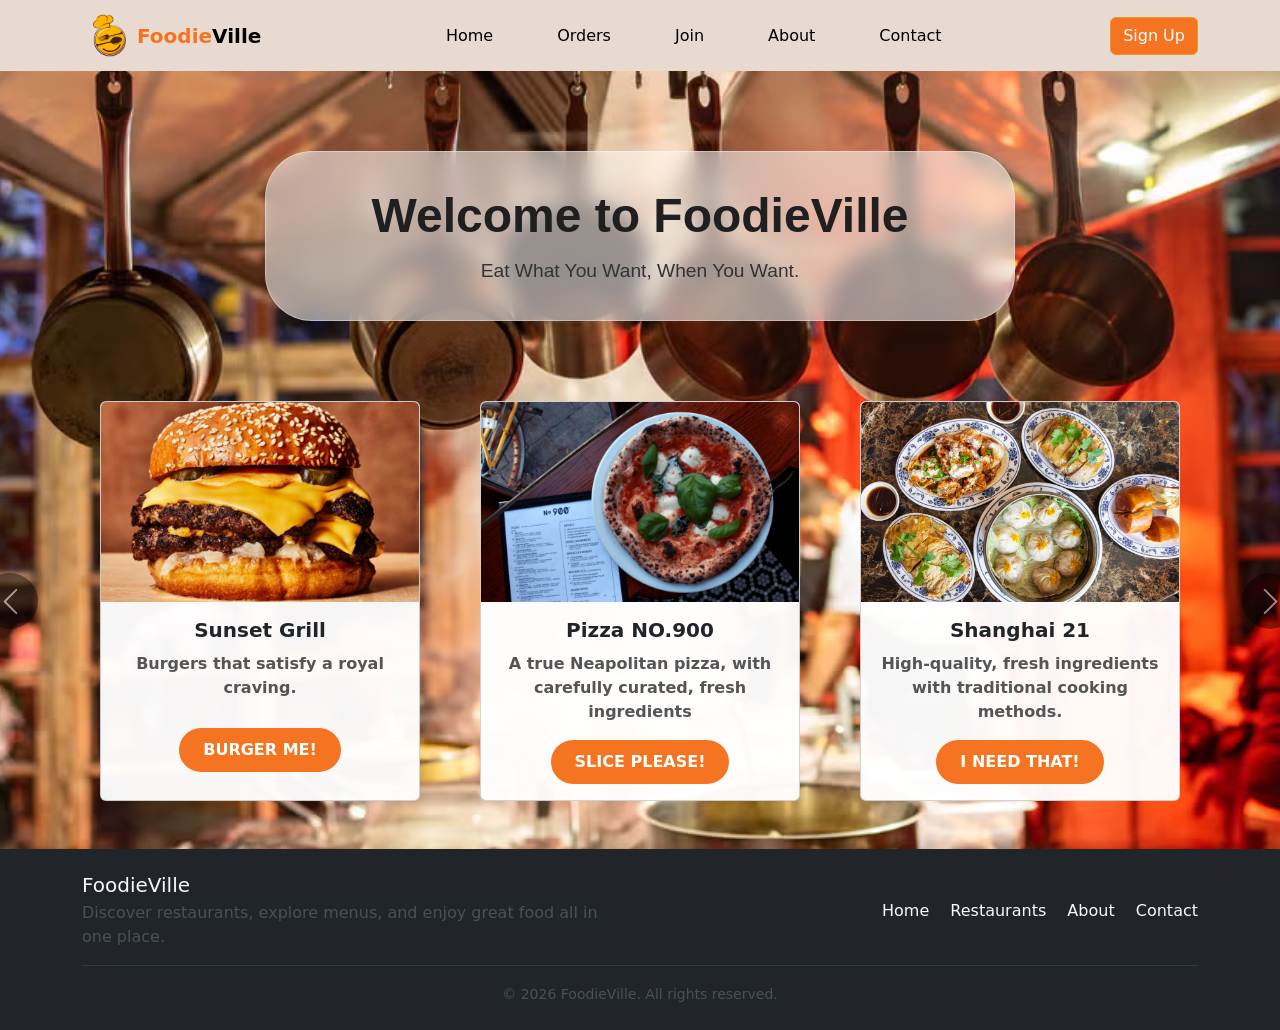
<file: index.html>
<!doctype html>
<html lang="en">

<head>
    <meta charset="UTF-8" />
    <meta name="viewport" content="width=device-width, initial-scale=1.0" />
    <title>Home | FoodieVille</title>
    <link href="https://cdn.jsdelivr.net/npm/bootstrap@5.3.3/dist/css/bootstrap.min.css" rel="stylesheet" />

    <link rel="stylesheet" type="text/css" href="css/style.css" />
    <link rel="stylesheet" href="css/restaurant1.css" />
</head>

<body class="d-flex flex-column min-vh-100">

    <!-- navbar start -->
    <nav class="navbar navbar-expand-lg bg-body-tertiary">
        <div class="container">
            <img src="img/logo.png" alt="FoodieVille Logo" class="nav-logo" />
            <a class="navbar-brand" href="index.html">
                <span class="text-primary fw-bold">Foodie</span><span class="fw-bold">Ville</span>
            </a>

            <button class="navbar-toggler" type="button" data-bs-toggle="collapse"
                data-bs-target="#navbarSupportedContent" aria-controls="navbarSupportedContent" aria-expanded="false"
                aria-label="Toggle navigation">
                <span class="navbar-toggler-icon"></span>
            </button>

            <div class="collapse navbar-collapse" id="navbarSupportedContent">
                <ul class="navbar-nav mx-auto mb-2 mb-lg-0 gap-5">
                    <li class="nav-item">
                        <a class="nav-link active" href="index.html">Home</a>
                    </li>
                    <li class="nav-item">
                        <a class="nav-link active" href="checkoutRest1.html">Orders</a>
                    </li>
                    <li class="nav-item">
                        <a class="nav-link active" href="join-us.html">Join</a>
                    </li>
                    <li class="nav-item">
                        <a class="nav-link active" href="aboutus.html">About</a>
                    </li>
                    <li class="nav-item">
                        <a class="nav-link active" href="contact.html">Contact</a>
                    </li>
                </ul>

                <a class="btn btn-primary" href="signUp.html">Sign Up</a>
            </div>
        </div>
    </nav>

    <!-- Welcome Section -->
    <section class="welcome">
        <div class="container">
            <div class="welcome-box">
                <h1 class="display-5 fw-bold">Welcome to FoodieVille</h1>
                <p class="lead">Eat What You Want, When You Want.</p>
            </div>
        </div>
    </section>

    <!-- Restaurant Cards -->
    <section class="pb-5">
        <div class="container">
            <div id="restaurantCarousel" class="carousel slide" data-bs-ride="false">
                <div class="carousel-inner">

                    <div class="carousel-item active">
                        <div class="row g-4 justify-content-center">
                            <!-- First Three -->
                            <div class="col-lg-4 d-flex justify-content-center">
                                <div class="card restaurant-card">
                                    <img src="img/restaurant1/burger.jpg" class="card-img-top" alt="Burger Queen" />
                                    <div class="card-body text-center">
                                        <h5 class="card-title">Sunset Grill</h5>
                                        <p class="card-text">
                                            Burgers that satisfy a royal craving.
                                        </p>
                                        <a href="restaurant1.html" class="btn btn-danger rounded-pill px-4">
                                            BURGER ME!
                                        </a>
                                    </div>
                                </div>
                            </div>

                            <div class="col-lg-4 d-flex justify-content-center">
                                <div class="card restaurant-card">
                                    <img src="img/pizza900.jpg" class="card-img-top" alt="Pizza Nut" />
                                    <div class="card-body text-center">
                                        <h5 class="card-title">Pizza NO.900</h5>
                                        <p class="card-text">
                                            A true Neapolitan pizza, with carefully curated, fresh ingredients
                                        </p>
                                        <a href="restaurant2.html" class="btn btn-danger rounded-pill px-4">
                                            SLICE PLEASE!
                                        </a>
                                    </div>
                                </div>
                            </div>
                            <div class="col-lg-4 d-flex justify-content-center">
                                <div class="card restaurant-card">
                                    <img src="img/shanghai21.jpg" class="card-img-top" alt="Shanghai 21" />
                                    <div class="card-body text-center">
                                        <h5 class="card-title">Shanghai 21</h5>
                                        <p class="card-text">
                                            High-quality, fresh ingredients with traditional cooking methods.
                                        </p>
                                        <a href="restaurant3.html" class="btn btn-danger rounded-pill px-4">
                                            I NEED THAT!
                                        </a>
                                    </div>
                                </div>
                            </div>
                        </div>
                    </div>

                    <!-- Second Three -->
                    <div class="carousel-item">
                        <div class="row g-4 justify-content-center">
                            <div class="col-lg-4 d-flex justify-content-center">
                                <div class="card restaurant-card">
                                    <img src="img/restaurant4/sushiBackgroun.jpg" class="card-img-top"
                                        alt="Ocean Breeze Sushi" />
                                    <div class="card-body text-center">
                                        <h5 class="card-title">Ocean Breeze Sushi</h5>
                                        <p class="card-text">
                                            Where every dish is made fresh to delight your senses.
                                        </p>
                                        <a href="restaurant4.html" class="btn btn-danger rounded-pill px-4">
                                            OH YEAH!
                                        </a>
                                    </div>
                                </div>
                            </div>

                            <div class="col-lg-4 d-flex justify-content-center">
                                <div class="card restaurant-card">
                                    <img src="img/popeyes-feast.jpg" class="card-img-top"
                                        alt="Popeyes Louisiana Chicken" />
                                    <div class="card-body text-center">
                                        <h5 class="card-title">Popeyes Louisiana Chicken</h5>
                                        <p class="card-text">
                                            Mouth-watering crunch and juicy fried chicken bursting with flavor.
                                        </p>
                                        <a href="restarauntpopeyes.html" class="btn btn-danger rounded-pill px-4">
                                            I WANT SOME CHICKEN!
                                        </a>
                                    </div>
                                </div>
                            </div>

                            <div class="col-lg-4 d-flex justify-content-center">
                                <div class="card restaurant-card">
                                    <img src="img/sub.jpg" class="card-img-top" alt="Subway" />
                                    <div class="card-body text-center">
                                        <h5 class="card-title">Subway</h5>
                                        <p class="card-text">
                                            Your sub, your way. Anytime, anywhere.
                                        </p>
                                        <a href="#" class="btn btn-danger rounded-pill px-4">
                                            I LOVE FOOTLONGS!
                                        </a>
                                    </div>
                                </div>
                            </div>

                        </div>
                    </div>
                </div>
                <!-- Buttons -->
                <button class="carousel-control-prev" type="button" data-bs-target="#restaurantCarousel"
                    data-bs-slide="prev">
                    <span class="carousel-control-prev-icon"></span>
                </button>
                <button class="carousel-control-next" type="button" data-bs-target="#restaurantCarousel"
                    data-bs-slide="next">
                    <span class="carousel-control-next-icon"></span>
                </button>
            </div>
        </div>
    </section>
    <footer class="bg-dark text-light py-4 mt-auto">
        <div class="container">
            <div class="row align-items-center gy-3">
                <div class="col-md-6">
                    <h5 class="mb-1">FoodieVille</h5>
                    <p class="mb-0 text-light-emphasis">
                        Discover restaurants, explore menus, and enjoy great
                        food all in one place.
                    </p>
                </div>

                <div class="col-md-6 text-md-end">
                    <a href="index.html" class="text-light text-decoration-none me-3">Home</a>

                    <a href="#" class="text-light text-decoration-none me-3">Restaurants</a>
                    <a href="#" class="text-light text-decoration-none me-3">About</a>
                    <a href="contact.html" class="text-light text-decoration-none">Contact</a>
                </div>
            </div>

            <hr class="border-secondary my-3" />

            <div class="text-center">
                <small class="text-light-emphasis">&copy; 2026 FoodieVille. All rights reserved.</small>
            </div>
        </div>
    </footer>
    <div class="toast-container position-fixed bottom-0 end-0 p-3">
        <div id="successToast" class="toast align-items-center text-bg-success border-0" role="alert">
            <div class="d-flex">
                <div class="toast-body">
                    Login successful
                </div>
                <button type="button" class="btn-close btn-close-white me-2 m-auto" data-bs-dismiss="toast"></button>
            </div>
        </div>
    </div>

    <script src="https://cdn.jsdelivr.net/npm/bootstrap@5.3.3/dist/js/bootstrap.bundle.min.js"></script>
    <script>
        document.addEventListener("DOMContentLoaded", function () {
            const message = sessionStorage.getItem("toastMessage");

            if (message) {
                const toastElement = document.getElementById("successToast");
                toastElement.querySelector(".toast-body").textContent = message;

                const toast = new bootstrap.Toast(toastElement);
                toast.show();

                sessionStorage.removeItem("toastMessage");
            }
        });
    </script>
</body>

</html>
</file>
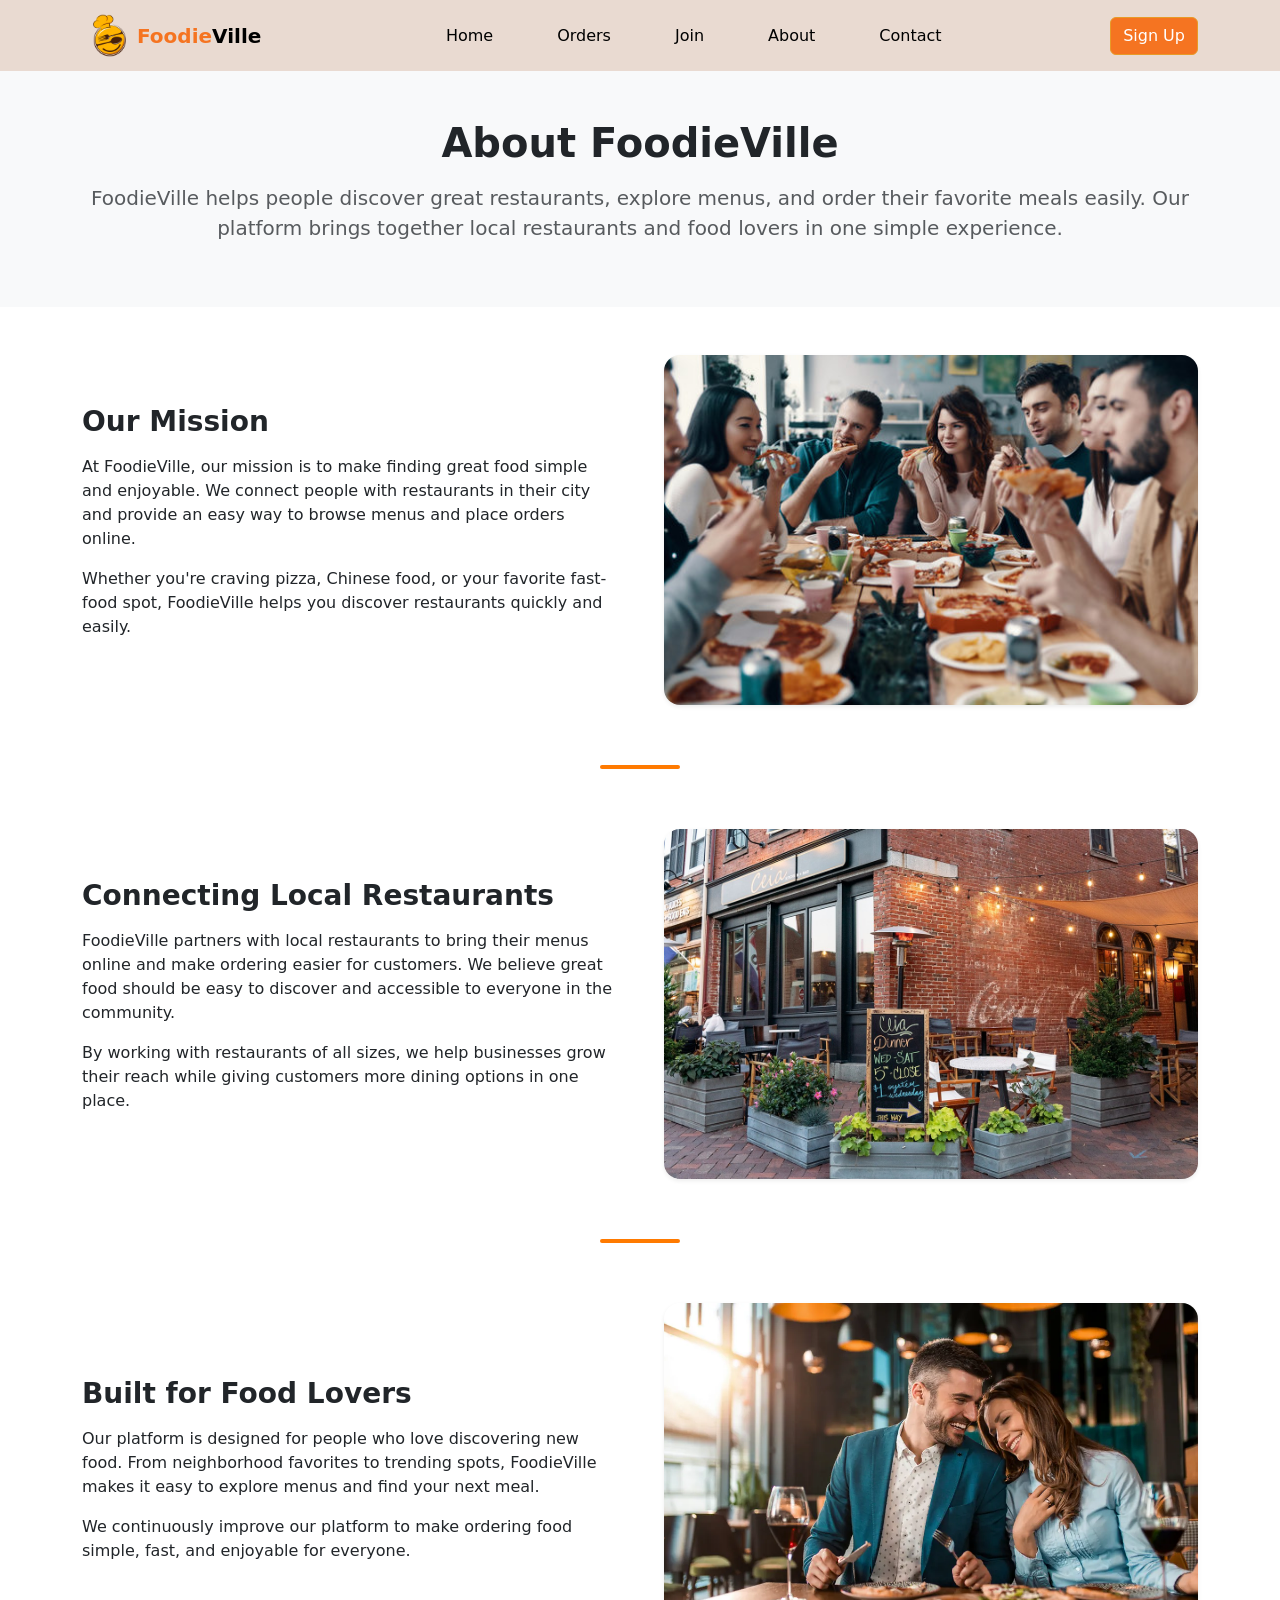
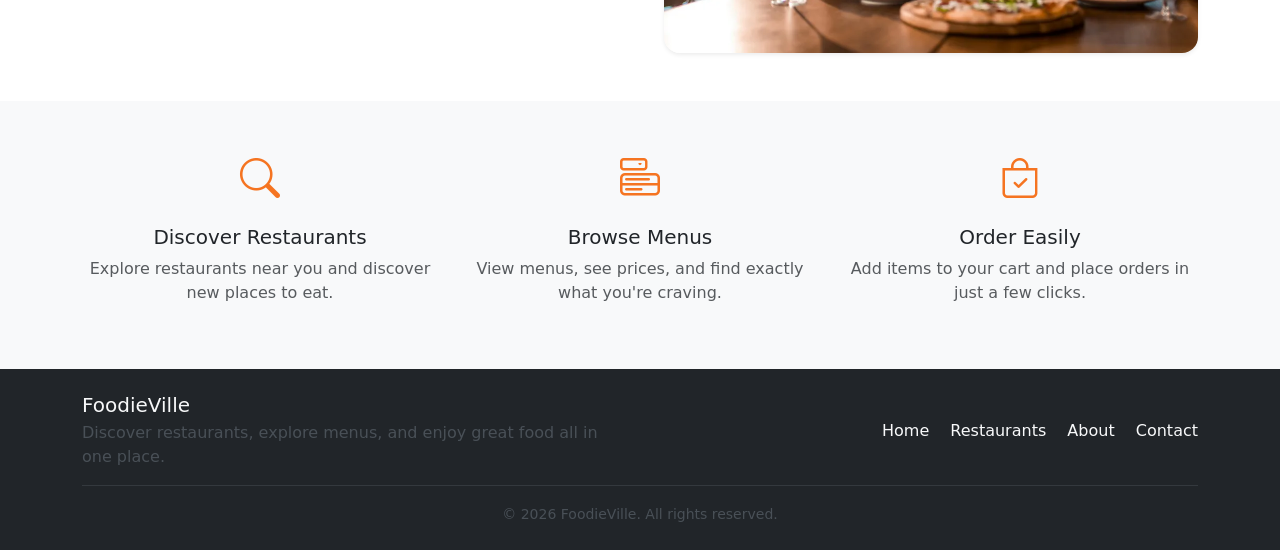
<file: aboutus.html>
<!doctype html>
<html lang="en">
    <head>
        <meta charset="utf-8" />
        <meta name="viewport" content="width=device-width, initial-scale=1" />
        <title>About Us - FoodieVille</title>

        <link
            href="https://cdn.jsdelivr.net/npm/bootstrap@5.3.8/dist/css/bootstrap.min.css"
            rel="stylesheet"
        />
        <link rel="stylesheet" href="css/restaurant1.css" />
        <link
            rel="stylesheet"
            href="https://cdn.jsdelivr.net/npm/bootstrap-icons@1.13.1/font/bootstrap-icons.min.css"
        />

        <style>
            .section-divider {
                width: 80px;
                height: 4px;
                background: #ff7a00;
                margin: 60px auto;
                border-radius: 3px;
            }
        </style>
    </head>

    <body class="d-flex flex-column min-vh-100">
        <!-- navbar start -->
        <nav class="navbar navbar-expand-lg bg-body-tertiary">
            <div class="container">
                <img
                    src="img/logo.png"
                    alt="FoodieVille Logo"
                    class="nav-logo"
                />
                <a class="navbar-brand" href="index.html">
                    <span class="text-primary fw-bold">Foodie</span
                    ><span class="fw-bold">Ville</span>
                </a>

                <button
                    class="navbar-toggler"
                    type="button"
                    data-bs-toggle="collapse"
                    data-bs-target="#navbarSupportedContent"
                    aria-controls="navbarSupportedContent"
                    aria-expanded="false"
                    aria-label="Toggle navigation"
                >
                    <span class="navbar-toggler-icon"></span>
                </button>

                <div
                    class="collapse navbar-collapse"
                    id="navbarSupportedContent"
                >
                    <ul class="navbar-nav mx-auto mb-2 mb-lg-0 gap-5">
                        <li class="nav-item">
                            <a class="nav-link active" href="index.html"
                                >Home</a
                            >
                        </li>
                        <li class="nav-item">
                            <a class="nav-link active" href="checkoutRest1.html"
                                >Orders</a
                            >
                        </li>
                        <li class="nav-item">
                            <a class="nav-link active" href="join-us.html"
                                >Join</a
                            >
                        </li>
                        <li class="nav-item">
                            <a class="nav-link active" href="aboutus.html"
                                >About</a
                            >
                        </li>
                        <li class="nav-item">
                            <a class="nav-link active" href="contact.html"
                                >Contact</a
                            >
                        </li>
                    </ul>

                    <a class="btn btn-primary" href="signUp.html">Sign Up</a>
                </div>
            </div>
        </nav>

        <!-- HERO -->
        <section class="bg-light py-5">
            <div class="container text-center">
                <h1 class="fw-bold mb-3">About FoodieVille</h1>

                <p class="lead text-muted">
                    FoodieVille helps people discover great restaurants, explore
                    menus, and order their favorite meals easily. Our platform
                    brings together local restaurants and food lovers in one
                    simple experience.
                </p>
            </div>
        </section>

        <!-- ABOUT CONTENT -->
        <section class="container py-5">
            <!-- SECTION 1 -->
            <div class="row g-5 align-items-center">
                <div class="col-md-6">
                    <h3 class="fw-bold mb-3">Our Mission</h3>

                    <p>
                        At FoodieVille, our mission is to make finding great
                        food simple and enjoyable. We connect people with
                        restaurants in their city and provide an easy way to
                        browse menus and place orders online.
                    </p>

                    <p>
                        Whether you're craving pizza, Chinese food, or your
                        favorite fast-food spot, FoodieVille helps you discover
                        restaurants quickly and easily.
                    </p>
                </div>

                <div class="col-md-6">
                    <img
                        src="img/ourmission.jpg"
                        class="about-img rounded-4 shadow-sm w-100"
                        alt="Restaurant food"
                    />
                </div>
            </div>

            <div class="section-divider"></div>

            <!-- SECTION 2 -->
            <div class="row g-5 align-items-center">
                <div class="col-md-6">
                    <h3 class="fw-bold mb-3">Connecting Local Restaurants</h3>

                    <p>
                        FoodieVille partners with local restaurants to bring
                        their menus online and make ordering easier for
                        customers. We believe great food should be easy to
                        discover and accessible to everyone in the community.
                    </p>

                    <p>
                        By working with restaurants of all sizes, we help
                        businesses grow their reach while giving customers more
                        dining options in one place.
                    </p>
                </div>

                <div class="col-md-6">
                    <img
                        src="img/local-restaurant.jpg"
                        class="about-img rounded-4 shadow-sm w-100"
                        alt="Local restaurants"
                    />
                </div>
            </div>

            <div class="section-divider"></div>

            <!-- SECTION 3 -->
            <div class="row g-5 align-items-center">
                <div class="col-md-6">
                    <h3 class="fw-bold mb-3">Built for Food Lovers</h3>

                    <p>
                        Our platform is designed for people who love discovering
                        new food. From neighborhood favorites to trending spots,
                        FoodieVille makes it easy to explore menus and find your
                        next meal.
                    </p>

                    <p>
                        We continuously improve our platform to make ordering
                        food simple, fast, and enjoyable for everyone.
                    </p>
                </div>

                <div class="col-md-6">
                    <img
                        src="img/food-experience.webp"
                        class="about-img rounded-4 shadow-sm w-100"
                        alt="Food experience"
                    />
                </div>
            </div>
        </section>

        <!-- FEATURES -->
        <section class="bg-light py-5">
            <div class="container">
                <div class="row text-center g-4">
                    <div class="col-md-4">
                        <i class="bi bi-search fs-1 text-primary"></i>
                        <h5 class="mt-3">Discover Restaurants</h5>
                        <p class="text-muted">
                            Explore restaurants near you and discover new places
                            to eat.
                        </p>
                    </div>

                    <div class="col-md-4">
                        <i class="bi bi-menu-button fs-1 text-primary"></i>
                        <h5 class="mt-3">Browse Menus</h5>
                        <p class="text-muted">
                            View menus, see prices, and find exactly what you're
                            craving.
                        </p>
                    </div>

                    <div class="col-md-4">
                        <i class="bi bi-bag-check fs-1 text-primary"></i>
                        <h5 class="mt-3">Order Easily</h5>
                        <p class="text-muted">
                            Add items to your cart and place orders in just a
                            few clicks.
                        </p>
                    </div>
                </div>
            </div>
        </section>

        <!-- FOOTER -->
        <footer class="bg-dark text-light py-4 mt-auto">
            <div class="container">
                <div class="row align-items-center gy-3">
                    <div class="col-md-6">
                        <h5 class="mb-1">FoodieVille</h5>

                        <p class="mb-0 text-light-emphasis">
                            Discover restaurants, explore menus, and enjoy great
                            food all in one place.
                        </p>
                    </div>

                    <div class="col-md-6 text-md-end">
                        <a
                            href="index.html"
                            class="text-light text-decoration-none me-3"
                            >Home</a
                        >
                        <a href="#" class="text-light text-decoration-none me-3"
                            >Restaurants</a
                        >
                        <a
                            href="aboutus.html"
                            class="text-light text-decoration-none me-3"
                            >About</a
                        >
                        <a href="#" class="text-light text-decoration-none"
                            >Contact</a
                        >
                    </div>
                </div>

                <hr class="border-secondary my-3" />

                <div class="text-center">
                    <small class="text-light-emphasis"
                        >© 2026 FoodieVille. All rights reserved.</small
                    >
                </div>
            </div>
        </footer>

        <script src="https://cdn.jsdelivr.net/npm/bootstrap@5.3.8/dist/js/bootstrap.bundle.min.js"></script>
    </body>
</html>
</file>
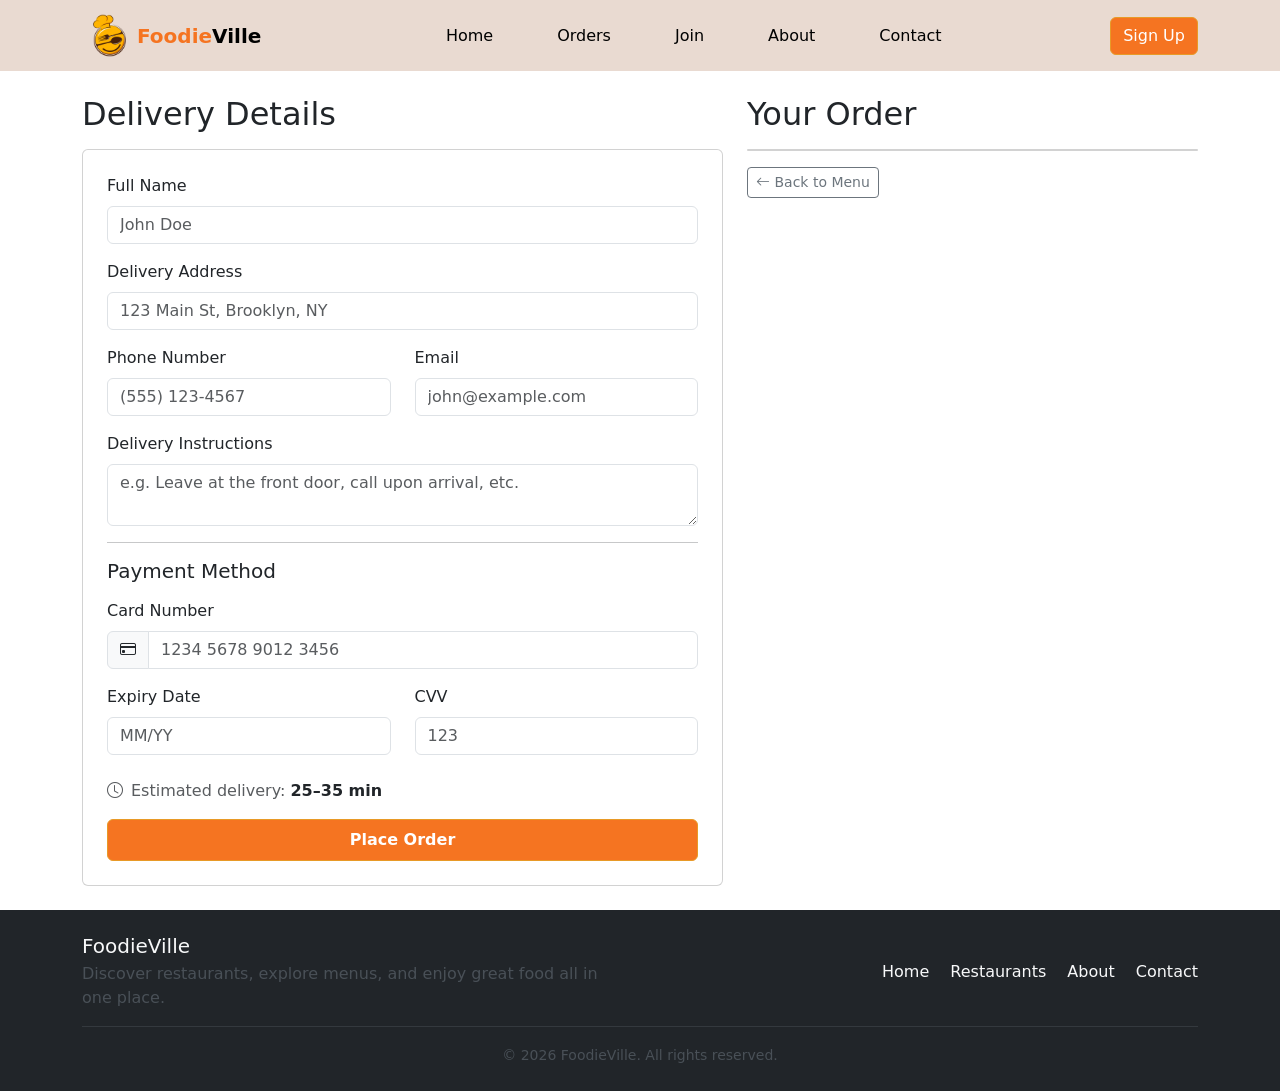
<file: checkoutRest1.html>
<!doctype html>
<html lang="en">

<head>
    <meta charset="utf-8" />
    <meta name="viewport" content="width=device-width, initial-scale=1" />
    <title>Checkout</title>
    <link href="https://cdn.jsdelivr.net/npm/bootstrap@5.3.8/dist/css/bootstrap.min.css" rel="stylesheet"
        integrity="sha384-sRIl4kxILFvY47J16cr9ZwB07vP4J8+LH7qKQnuqkuIAvNWLzeN8tE5YBujZqJLB" crossorigin="anonymous" />
    <link rel="stylesheet" href="css/restaurant1.css" />
    <link rel="stylesheet" href="https://cdn.jsdelivr.net/npm/bootstrap-icons@1.13.1/font/bootstrap-icons.min.css" />
</head>

<body class="d-flex flex-column min-vh-100">
    <!-- navbar start -->
    <nav class="navbar navbar-expand-lg bg-body-tertiary">
        <div class="container">
            <img src="img/logo.png" alt="FoodieVille Logo" class="nav-logo" />
            <a class="navbar-brand" href="index.html">
                <span class="text-primary fw-bold">Foodie</span><span class="fw-bold">Ville</span>
            </a>

            <button class="navbar-toggler" type="button" data-bs-toggle="collapse"
                data-bs-target="#navbarSupportedContent" aria-controls="navbarSupportedContent" aria-expanded="false"
                aria-label="Toggle navigation">
                <span class="navbar-toggler-icon"></span>
            </button>

            <div class="collapse navbar-collapse" id="navbarSupportedContent">
                <ul class="navbar-nav mx-auto mb-2 mb-lg-0 gap-5">
                    <li class="nav-item">
                        <a class="nav-link active" href="index.html">Home</a>
                    </li>
                    <li class="nav-item">
                        <a class="nav-link active" href="checkoutRest1.html">Orders</a>
                    </li>
                    <li class="nav-item">
                        <a class="nav-link active" href="join-us.html">Join</a>
                    </li>
                    <li class="nav-item">
                        <a class="nav-link active" href="aboutus.html">About</a>
                    </li>
                    <li class="nav-item">
                        <a class="nav-link active" href="contact.html">Contact</a>
                    </li>
                </ul>

                <a class="btn btn-primary" href="signUp.html">Sign Up</a>
            </div>
        </div>
    </nav>

    <!-- navbar end -->

    <div class="container py-4">
        <div class="row g-4">
            <!-- Left column: Delivery details -->
            <div class="col-md-7">
                <h2 class="mb-3">Delivery Details</h2>
                <div class="card p-4">
                    <form>
                        <div class="mb-3">
                            <label for="fullName" class="form-label">Full Name</label>
                            <input type="text" class="form-control" id="fullName" placeholder="John Doe" />
                        </div>
                        <div class="mb-3">
                            <label for="address" class="form-label">Delivery Address</label>
                            <input type="text" class="form-control" id="address"
                                placeholder="123 Main St, Brooklyn, NY" />
                        </div>
                        <div class="row mb-3">
                            <div class="col-6">
                                <label for="phone" class="form-label">Phone Number</label>
                                <input type="tel" class="form-control" id="phone" placeholder="(555) 123-4567" />
                            </div>
                            <div class="col-6">
                                <label for="email" class="form-label">Email</label>
                                <input type="email" class="form-control" id="email" placeholder="john@example.com" />
                            </div>
                        </div>
                        <div class="mb-3">
                            <label for="deliveryNotes" class="form-label">Delivery Instructions</label>
                            <textarea class="form-control" id="deliveryNotes" rows="2"
                                placeholder="e.g. Leave at the front door, call upon arrival, etc."></textarea>
                        </div>

                        <hr />
                        <h5 class="mb-3">Payment Method</h5>

                        <div>
                            <div class="mb-3">
                                <label for="cardNumber" class="form-label">Card Number</label>
                                <div class="input-group">
                                    <span class="input-group-text"><i class="bi bi-credit-card"></i></span>
                                    <input type="text" class="form-control" id="cardNumber"
                                        placeholder="1234 5678 9012 3456" />
                                </div>
                            </div>
                            <div class="row mb-3">
                                <div class="col-6">
                                    <label for="cardExpiry" class="form-label">Expiry Date</label>
                                    <input type="text" class="form-control" id="cardExpiry" placeholder="MM/YY" />
                                </div>
                                <div class="col-6">
                                    <label for="cardCvv" class="form-label">CVV</label>
                                    <input type="text" class="form-control" id="cardCvv" placeholder="123" />
                                </div>
                            </div>
                        </div>
                    </form>

                    <div class="d-flex align-items-center gap-2 mb-3 mt-2">
                        <i class="bi bi-clock text-muted"></i>
                        <span class="text-muted">Estimated delivery:
                            <strong class="text-dark">25–35 min</strong></span>
                    </div>
                    <button type="button" class="btn btn-primary w-100 py-2 fw-semibold" id="placeOrderBtn"
                        onclick="window.location.href = 'review.html'">
                        Place Order
                    </button>
                </div>
            </div>
            <!-- Right column: Order summary -->
            <div class="col-md-5">
                <h2 class="mb-3">Your Order</h2>
                <div class="card mb-3">
                    <ul class="list-group list-group-flush" id="checkout_summary_section"></ul>
                </div>
                <a href="javascript:history.back()" class="btn btn-outline-secondary btn-sm">
                    <i class="bi bi-arrow-left"></i> Back to Menu
                </a>
            </div>
        </div>
    </div>

    <footer class="bg-dark text-light py-4 mt-auto">
        <div class="container">
            <div class="row align-items-center gy-3">
                <div class="col-md-6">
                    <h5 class="mb-1">FoodieVille</h5>
                    <p class="mb-0 text-light-emphasis">
                        Discover restaurants, explore menus, and enjoy great
                        food all in one place.
                    </p>
                </div>

                <div class="col-md-6 text-md-end">
                    <a href="#" class="text-light text-decoration-none me-3">Home</a>
                    <a href="#" class="text-light text-decoration-none me-3">Restaurants</a>
                    <a href="#" class="text-light text-decoration-none me-3">About</a>
                    <a href="#" class="text-light text-decoration-none">Contact</a>
                </div>
            </div>

            <hr class="border-secondary my-3" />

            <div class="text-center">
                <small class="text-light-emphasis">&copy; 2026 FoodieVille. All rights reserved.</small>
            </div>
        </div>
    </footer>

    <script src="https://cdn.jsdelivr.net/npm/bootstrap@5.3.8/dist/js/bootstrap.bundle.min.js"
        integrity="sha384-FKyoEForCGlyvwx9Hj09JcYn3nv7wiPVlz7YYwJrWVcXK/BmnVDxM+D2scQbITxI"
        crossorigin="anonymous"></script>
    <script src="js/checkoutRest1.js"></script>
</body>

</html>
</file>
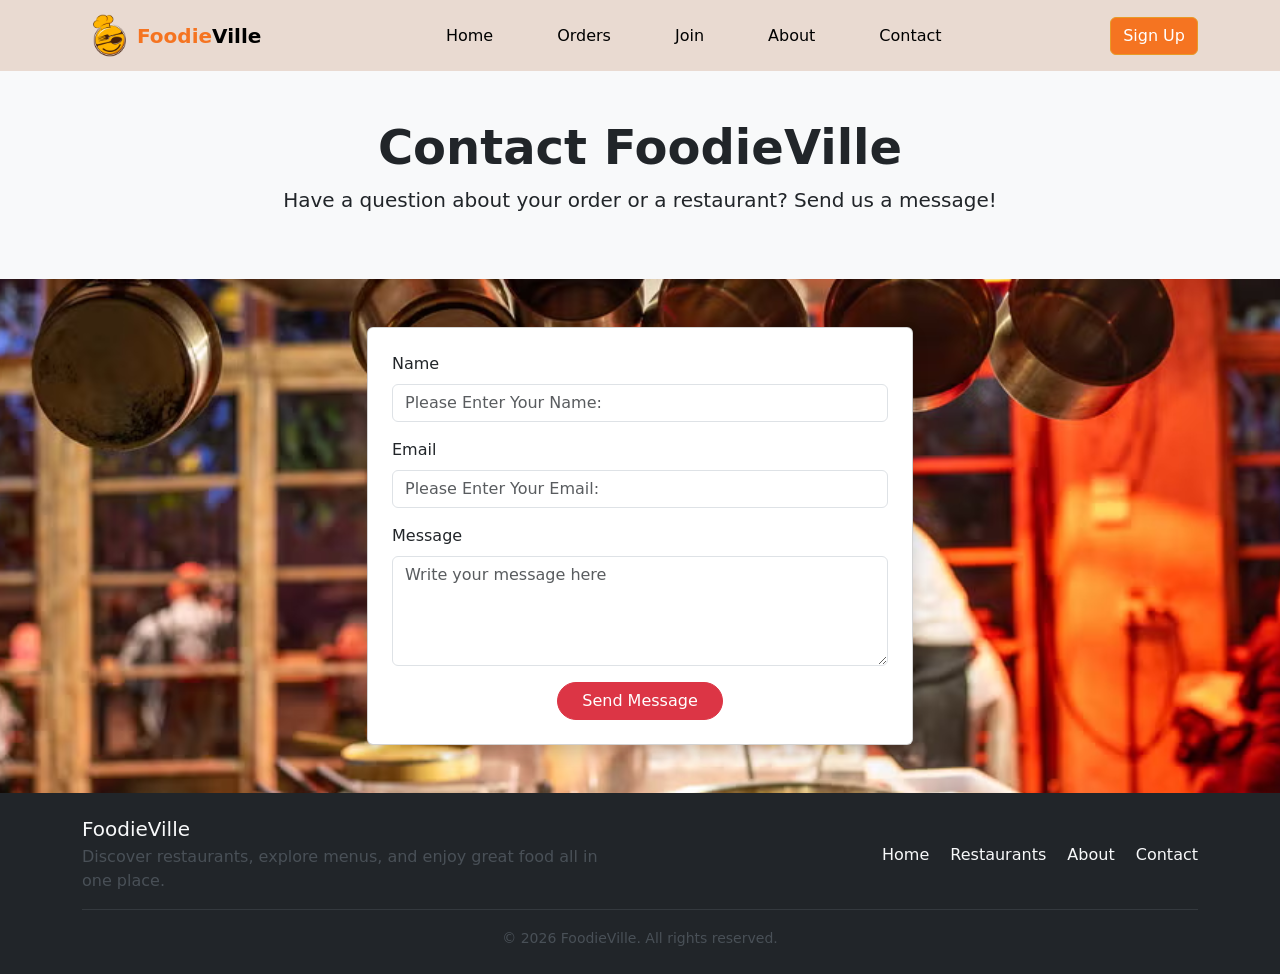
<file: contact.html>
<!doctype html>
<html lang="en">
    <head>
        <meta charset="UTF-8" />
        <meta name="viewport" content="width=device-width, initial-scale=1.0" />
        <title>Contact | FoodieVille</title>
        <link
            href="https://cdn.jsdelivr.net/npm/bootstrap@5.3.3/dist/css/bootstrap.min.css"
            rel="stylesheet"
        />

        <link rel="stylesheet" type="text/css" href="css/style.css" />
        <link rel="stylesheet" href="css/restaurant1.css" />
    </head>

    <body class="d-flex flex-column min-vh-100">
        <!-- navbar start -->
        <nav class="navbar navbar-expand-lg bg-body-tertiary">
            <div class="container">
                <img
                    src="img/logo.png"
                    alt="FoodieVille Logo"
                    class="nav-logo"
                />
                <a class="navbar-brand" href="index.html">
                    <span class="text-primary fw-bold">Foodie</span
                    ><span class="fw-bold">Ville</span>
                </a>

                <button
                    class="navbar-toggler"
                    type="button"
                    data-bs-toggle="collapse"
                    data-bs-target="#navbarSupportedContent"
                    aria-controls="navbarSupportedContent"
                    aria-expanded="false"
                    aria-label="Toggle navigation"
                >
                    <span class="navbar-toggler-icon"></span>
                </button>

                <div
                    class="collapse navbar-collapse"
                    id="navbarSupportedContent"
                >
                    <ul class="navbar-nav mx-auto mb-2 mb-lg-0 gap-5">
                        <li class="nav-item">
                            <a class="nav-link active" href="index.html"
                                >Home</a
                            >
                        </li>
                        <li class="nav-item">
                            <a class="nav-link active" href="checkoutRest1.html"
                                >Orders</a
                            >
                        </li>
                        <li class="nav-item">
                            <a class="nav-link active" href="join-us.html"
                                >Join</a
                            >
                        </li>
                        <li class="nav-item">
                            <a class="nav-link active" href="aboutus.html"
                                >About</a
                            >
                        </li>
                        <li class="nav-item">
                            <a class="nav-link active" href="contact.html"
                                >Contact</a
                            >
                        </li>
                    </ul>

                    <a class="btn btn-primary" href="signUp.html">Sign Up</a>
                </div>
            </div>
        </nav>

        <!-- Contact Header -->
        <section class="py-5 text-center bg-light">
            <div class="container">
                <h1 class="fw-bold display-5">Contact FoodieVille</h1>

                <p class="lead">
                    Have a question about your order or a restaurant? Send us a
                    message!
                </p>
            </div>
        </section>

        <!-- Contact Form -->
        <section class="py-5">
            <div class="container">
                <div class="row justify-content-center">
                    <div class="col-lg-6">
                        <div class="card shadow">
                            <div class="card-body p-4">
                                <form id="contactForm">
                                    <div class="mb-3">
                                        <label class="form-label">Name </label>

                                        <input
                                            type="text"
                                            class="form-control"
                                            placeholder="Please Enter Your Name:"
                                        />
                                    </div>

                                    <div class="mb-3">
                                        <label class="form-label">Email </label>

                                        <input
                                            type="email"
                                            class="form-control"
                                            placeholder="Please Enter Your Email:"
                                        />
                                    </div>

                                    <div class="mb-3">
                                        <label class="form-label"
                                            >Message
                                        </label>

                                        <textarea
                                            class="form-control"
                                            rows="4"
                                            placeholder="Write your message here"
                                        ></textarea>
                                    </div>

                                    <div class="text-center">
                                        <button
                                            class="btn btn-danger rounded-pill px-4"
                                        >
                                            Send Message
                                        </button>
                                    </div>
                                </form>
                            </div>
                        </div>
                    </div>
                </div>
            </div>
        </section>

        <div class="toast-container position-fixed bottom-0 end-0 p-3">
            <div id="contactToast" class="toast align-items-center text-bg-success border-0" role="alert">
                <div class="d-flex">
                    <div class="toast-body">
                        Message sent successfully!
                    </div>
                    <button type="button" class="btn-close btn-close-white me-2 m-auto" data-bs-dismiss="toast"></button>
                </div>
            </div>
        </div>

        <!-- Footer -->
        <footer class="bg-dark text-light py-4 mt-auto">
            <div class="container">
                <div class="row align-items-center gy-3">
                    <div class="col-md-6">
                        <h5 class="mb-1">FoodieVille</h5>
                        <p class="mb-0 text-light-emphasis">
                            Discover restaurants, explore menus, and enjoy great
                            food all in one place.
                        </p>
                    </div>

                    <div class="col-md-6 text-md-end">
                        <a
                            href="index.html"
                            class="text-light text-decoration-none me-3"
                            >Home</a
                        >
                        <a href="#" class="text-light text-decoration-none me-3"
                            >Restaurants</a
                        >
                        <a href="#" class="text-light text-decoration-none me-3"
                            >About</a
                        >
                        <a
                            href="contact.html"
                            class="text-light text-decoration-none"
                            >Contact</a
                        >
                    </div>
                </div>

                <hr class="border-secondary my-3" />

                <div class="text-center">
                    <small class="text-light-emphasis"
                        >&copy; 2026 FoodieVille. All rights reserved.</small
                    >
                </div>
            </div>
        </footer>

        <script src="https://cdn.jsdelivr.net/npm/bootstrap@5.3.3/dist/js/bootstrap.bundle.min.js"></script>
    </body>
    <script>
        document.getElementById("contactForm").addEventListener("submit", function(e) {
            e.preventDefault();

            var toast = new bootstrap.Toast(document.getElementById("contactToast"));
            toast.show();

            this.reset();
        });
        </script>
</html>
</file>
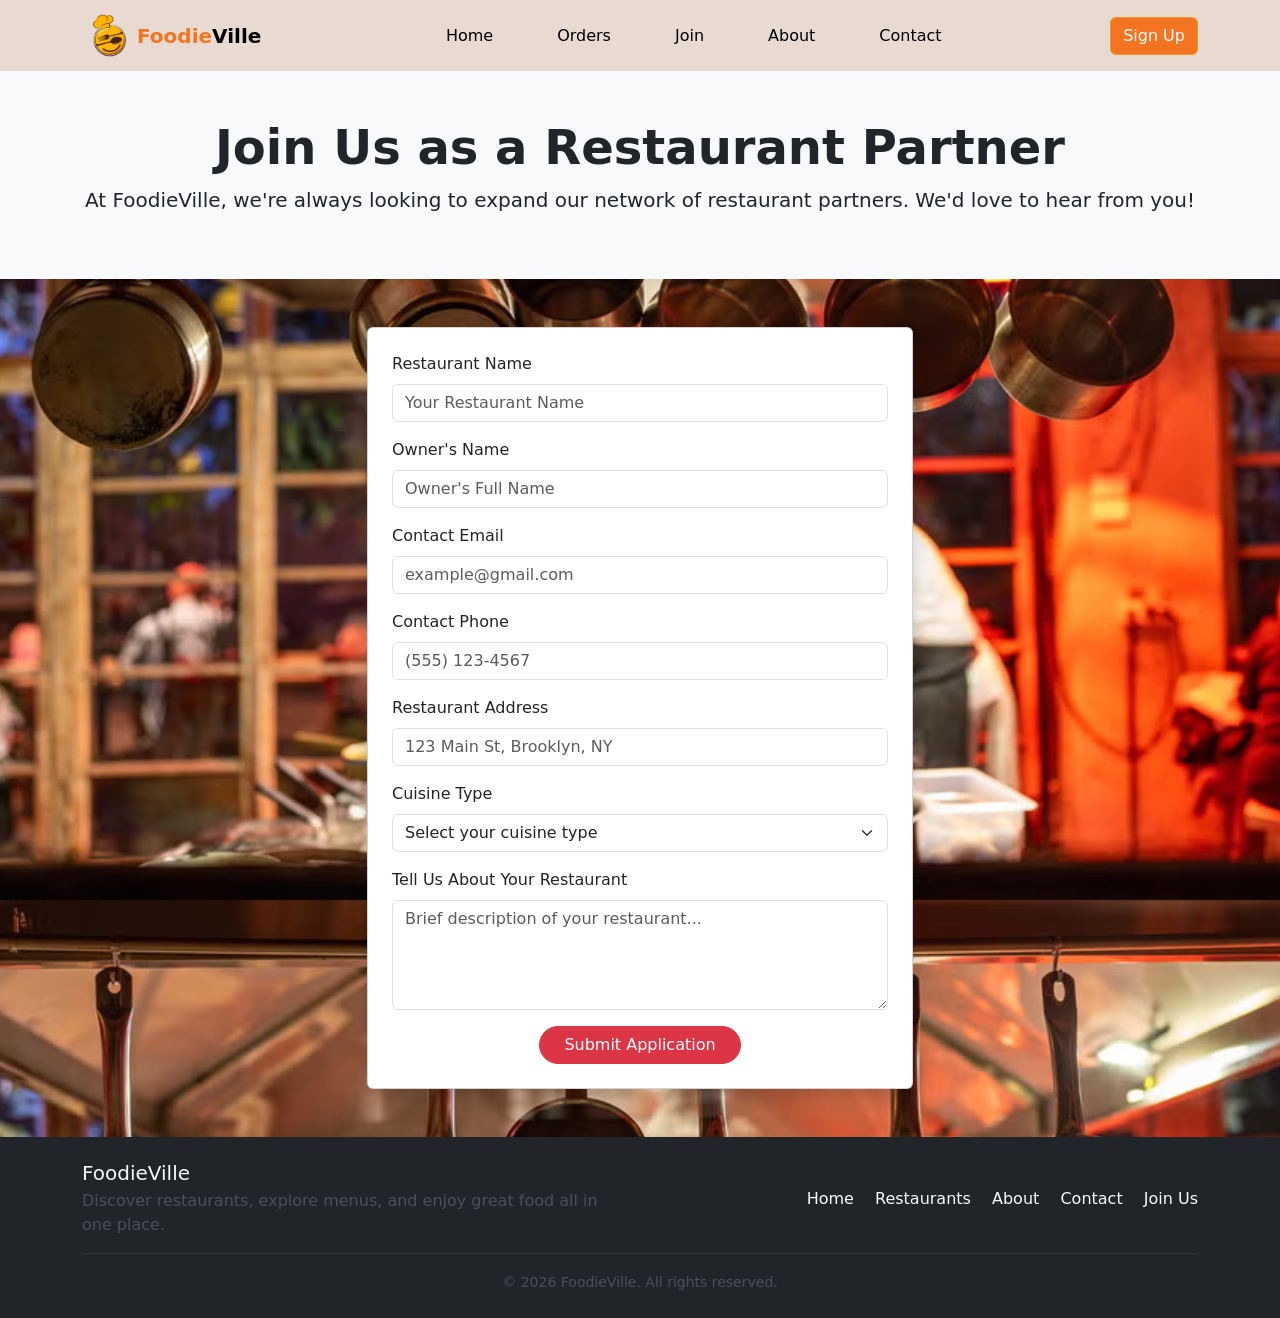
<file: join-us.html>
<!DOCTYPE html>
<html lang="en">
<head>
    <meta charset="UTF-8" />
    <meta name="viewport" content="width=device-width, initial-scale=1.0" />
    <title>Join Us | FoodieVille</title>
    <link href="https://cdn.jsdelivr.net/npm/bootstrap@5.3.3/dist/css/bootstrap.min.css" rel="stylesheet" />

    <link rel="stylesheet" type="text/css" href="css/style.css" />
    <link rel="stylesheet" href="css/restaurant1.css" />
</head>
<body class="d-flex flex-column min-vh-100">
          <!-- navbar start -->
    <nav class="navbar navbar-expand-lg bg-body-tertiary">
        <div class="container">
            <img src="img/logo.png" alt="FoodieVille Logo" class="nav-logo" />
            <a class="navbar-brand" href="index.html">
                <span class="text-primary fw-bold">Foodie</span><span class="fw-bold">Ville</span>
            </a>

            <button class="navbar-toggler" type="button" data-bs-toggle="collapse"
                data-bs-target="#navbarSupportedContent" aria-controls="navbarSupportedContent" aria-expanded="false"
                aria-label="Toggle navigation">
                <span class="navbar-toggler-icon"></span>
            </button>

            <div class="collapse navbar-collapse" id="navbarSupportedContent">
                <ul class="navbar-nav mx-auto mb-2 mb-lg-0 gap-5">
                    <li class="nav-item">
                        <a class="nav-link active" href="index.html">Home</a>
                    </li>
                    <li class="nav-item">
                        <a class="nav-link active" href="checkoutRest1.html">Orders</a>
                    </li>
                    <li class="nav-item">
                        <a class="nav-link active" href="join-us.html">Join</a>
                    </li>
                    <li class="nav-item">
                        <a class="nav-link active" href="aboutus.html">About</a>
                    </li>
                    <li class="nav-item">
                        <a class="nav-link active" href="contact.html">Contact</a>
                    </li>
                </ul>

                <a class="btn btn-primary" href="signUp.html">Sign Up</a>
            </div>
        </div>
    </nav>


        <!-- Join Us Header -->
        <section class="py-5 text-center bg-light">
            <div class="container">
                <h1 class="fw-bold display-5">Join Us as a Restaurant Partner</h1>
                <p class="lead">
                    At FoodieVille, we're always looking to expand our network of
                    restaurant partners. We'd love to hear from you!
                </p>
            </div>
        </section>

        <!-- Join Us Form -->
        <section class="py-5">
            <div class="container">
                <div class="row justify-content-center">
                    <div class="col-lg-6">
                        <div class="card shadow">
                            <div class="card-body p-4">
                                <form id="joinUsForm">
                                    <div class="mb-3">
                                        <label for="restaurantName" class="form-label">Restaurant Name</label>
                                        <input
                                            type="text"
                                            class="form-control"
                                            id="restaurantName"
                                            placeholder="Your Restaurant Name"
                                            required
                                        />
                                    </div>
                                    <div class="mb-3">
                                        <label for="ownerName" class="form-label">Owner's Name</label>
                                        <input
                                            type="text"
                                            class="form-control"
                                            id="ownerName"
                                            placeholder="Owner's Full Name"
                                            required
                                        />
                                    </div>
                                    <div class="mb-3">
                                        <label for="contactEmail" class="form-label">Contact Email</label>
                                        <input
                                            type="email"
                                            class="form-control"
                                            id="contactEmail"
                                            placeholder="example@gmail.com"
                                            required
                                        />
                                    </div>
                                    <div class="mb-3">
                                        <label for="contactPhone" class="form-label">Contact Phone</label>
                                        <input
                                            type="tel"
                                            class="form-control"
                                            id="contactPhone"
                                            placeholder="(555) 123-4567"
                                            required
                                        />
                                    </div>
                                    <div class="mb-3">
                                        <label for="restaurantAddress" class="form-label">Restaurant Address</label>
                                        <input
                                            type="text"
                                            class="form-control"
                                            id="restaurantAddress"
                                            placeholder="123 Main St, Brooklyn, NY"
                                            required
                                        />
                                    </div>
                                    <div class="mb-3">
                                        <label for="cuisineType" class="form-label">Cuisine Type</label>
                                        <select class="form-select" id="cuisineType" required>
                                            <option value="" selected disabled>Select your cuisine type</option>
                                            <option value="italian">Italian</option>
                                            <option value="mexican">Mexican</option>
                                            <option value="chinese">Chinese</option>
                                            <option value="japanese">Japanese</option>
                                            <option value="indian">Indian</option>
                                            <option value="american">American</option>
                                            <option value="mediterranean">Mediterranean</option>
                                            <option value="other">Other</option>
                                        </select>
                                    </div>
                                    <div class="mb-3">
                                        <label for="message" class="form-label">Tell Us About Your Restaurant</label>
                                        <textarea
                                            class="form-control"
                                            id="message"
                                            rows="4"
                                            placeholder="Brief description of your restaurant..."
                                        ></textarea>
                                    </div>
                                    <div class="text-center">
                                        <button
                                            class="btn btn-danger rounded-pill px-4"
                                            type="submit"
                                        >
                                            Submit Application
                                        </button>
                                    </div>
                                </form>
                            </div>
                        </div>
                    </div>
                </div>
            </div>
        </section>


        <div class="toast-container position-fixed bottom-0 end-0 p-3">
            <div id="successToast" class="toast align-items-center text-bg-success border-0" role="alert">
                <div class="d-flex">
                    <div class="toast-body">
                        Application submitted successfully!
                    </div>
                    <button type="button" class="btn-close btn-close-white me-2 m-auto" data-bs-dismiss="toast"></button>
                </div>
            </div>
        </div>

        <script src="https://cdn.jsdelivr.net/npm/bootstrap@5.3.3/dist/js/bootstrap.bundle.min.js"></script>
        <script>
            document.getElementById("joinUsForm").addEventListener("submit", function (e) {
                e.preventDefault();
                var toast = new bootstrap.Toast(document.getElementById("successToast"));
                toast.show();
                this.reset();
            });
        </script>

        <footer class="bg-dark text-light py-4 mt-auto">
            <div class="container">
                <div class="row align-items-center gy-3">
                    <div class="col-md-6">
                        <h5 class="mb-1">FoodieVille</h5>
                        <p class="mb-0 text-light-emphasis">
                            Discover restaurants, explore menus, and enjoy great
                            food all in one place.
                        </p>
                    </div>

                    <div class="col-md-6 text-md-end">
                        <a
                            href="index.html"
                            class="text-light text-decoration-none me-3"
                            >Home</a
                        >

                        <a href="#" class="text-light text-decoration-none me-3"
                            >Restaurants</a
                        >
                        <a href="#" class="text-light text-decoration-none me-3"
                            >About</a
                        >
                        <a
                            href="contact.html"
                            class="text-light text-decoration-none"
                            >Contact</a
                        >
                        <a
                            href="join-us.html"
                            class="text-light text-decoration-none ms-3"
                            >Join Us</a
                        >
                    </div>
                </div>

                <hr class="border-secondary my-3" />

                <div class="text-center">
                    <small class="text-light-emphasis"
                        >&copy; 2026 FoodieVille. All rights reserved.</small
                    >
                </div>
            </div>
        </footer>
</html>
</file>
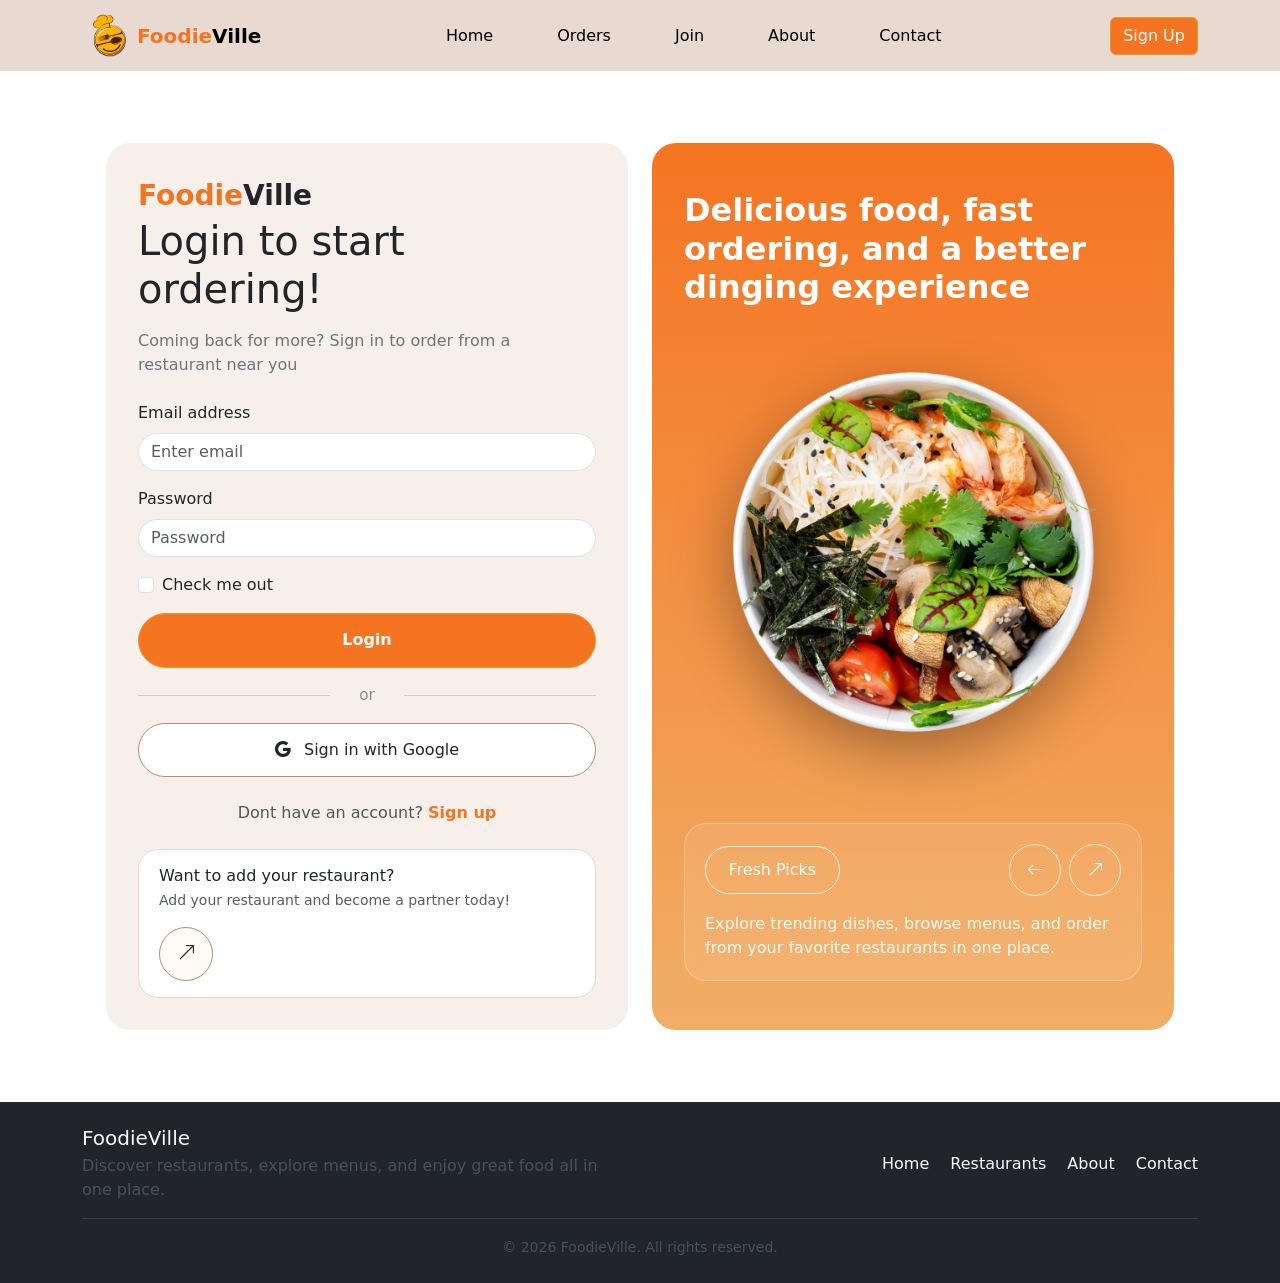
<file: login.html>
<!doctype html>
<html lang="en">

<head>
    <meta charset="utf-8">
    <meta name="viewport" content="width=device-width, initial-scale=1">
    <title>login</title>
    <link href="https://cdn.jsdelivr.net/npm/bootstrap@5.3.8/dist/css/bootstrap.min.css" rel="stylesheet"
        integrity="sha384-sRIl4kxILFvY47J16cr9ZwB07vP4J8+LH7qKQnuqkuIAvNWLzeN8tE5YBujZqJLB" crossorigin="anonymous">
    <link rel="stylesheet" href="css/restaurant1.css">
    <link rel="stylesheet" href="css/signup.css">

    <link rel="stylesheet" href="https://cdn.jsdelivr.net/npm/bootstrap-icons@1.13.1/font/bootstrap-icons.min.css">
</head>

<body class="d-flex flex-column min-vh-100">
    <!-- navbar start -->
    <nav class="navbar navbar-expand-lg bg-body-tertiary">
        <div class="container">
            <img src="img/logo.png" alt="FoodieVille Logo" class="nav-logo" />
            <a class="navbar-brand" href="index.html">
                <span class="text-primary fw-bold">Foodie</span><span class="fw-bold">Ville</span>
            </a>

            <button class="navbar-toggler" type="button" data-bs-toggle="collapse"
                data-bs-target="#navbarSupportedContent" aria-controls="navbarSupportedContent" aria-expanded="false"
                aria-label="Toggle navigation">
                <span class="navbar-toggler-icon"></span>
            </button>

            <div class="collapse navbar-collapse" id="navbarSupportedContent">
                <ul class="navbar-nav mx-auto mb-2 mb-lg-0 gap-5">
                    <li class="nav-item">
                        <a class="nav-link active" href="index.html">Home</a>
                    </li>
                    <li class="nav-item">
                        <a class="nav-link active" href="checkoutRest1.html">Orders</a>
                    </li>
                    <li class="nav-item">
                        <a class="nav-link active" href="join-us.html">Join</a>
                    </li>
                    <li class="nav-item">
                        <a class="nav-link active" href="aboutus.html">About</a>
                    </li>
                    <li class="nav-item">
                        <a class="nav-link active" href="contact.html">Contact</a>
                    </li>
                </ul>

                <a class="btn btn-primary" href="signUp.html">Sign Up</a>
            </div>
        </div>
    </nav>
    <!-- navbar end -->
    <!-- restaurant hero section -->
    <section class=" py-5 flex-grow-1 d-flex align-items-center">
        <div class="container">
            <div class="p-3 p-lg-4">
                <div class="row g-4 align-items-stretch">
                    <!-- left side -->
                    <div class="col-lg-6">
                        <div class="signup-form-card h-100 d-flex flex-column justify-content-between">
                            <div>
                                <span class="text-primary fs-3 fw-semibold">Foodie</span><span
                                    class="fs-3 fw-semibold">Ville</span>

                                <h1 class="mb-3">
                                    Login to start ordering!
                                </h1>

                                <p class="text-secondary mb-4">
                                    Coming back for more? Sign in to order from a restaurant near you
                                </p>

                                <form id="login">
                                    <div class="form-group mb-3 ">
                                        <label for="exampleInputEmail1" class="mb-2">Email address</label>
                                        <input type="email" class="form-control mb-2 rounded-pill p-3z"
                                            id="exampleInputEmail1" aria-describedby="emailHelp"
                                            placeholder="Enter email">

                                    </div>
                                    <div class="form-group mb-3 ">
                                        <label for="exampleInputPassword1" class="mb-2">Password</label>
                                        <input type="password" class="form-control mb-2 rounded-pill p-3z"
                                            id="exampleInputPassword1" placeholder="Password">
                                    </div>
                                    <div class="form-group mb-3  form-check">
                                        <input type="checkbox" class="form-check-input" id="exampleCheck1">
                                        <label class="form-check-label" for="exampleCheck1">Check me out</label>
                                    </div>
                                    <div class="d-grid mb-3">
                                        <button type="submit" class="btn btn-primary signup-btn">Login</button>
                                    </div>

                                    <div class="signup-divider text-center mb-3">
                                        <span>or</span>
                                    </div>

                                    <div class="d-grid">
                                        <button type="button" class="btn btn-outline-dark signup-google-btn">
                                            <i class="bi bi-google me-2"></i> Sign in with Google
                                        </button>
                                    </div>
                                </form>

                                <p class="text-center mt-4 mb-0 signup-login-text">
                                    Dont have an account?
                                    <a href="signup.html" class="text-decoration-none text-primary fw-semibold">Sign
                                        up</a>
                                </p>
                            </div>

                            <div class="signup-users-box mt-4">
                                <div class="d-flex align-items-center justify-content-between flex-wrap gap-3">
                                    <div class="d-flex align-items-center gap-3">

                                        <div>
                                            <h6 class="mb-1">Want to add your restaurant?</h6>
                                            <p class="mb-0 small text-muted">
                                                Add your restaurant and become a partner today!
                                            </p>
                                        </div>
                                    </div>

                                    <a href="./join-us.html" class="signup-arrow-btn text-decoration-none">
                                        <i class="bi bi-arrow-up-right"></i>
                                    </a>
                                </div>
                            </div>
                        </div>
                    </div>

                    <!-- right side -->
                    <div class="col-lg-6">
                        <div class="signup-promo-card h-100">
                            <div class="signup-promo-content">
                                <h2 class="fs-2 fw-semibold mb-4">
                                    Delicious food, fast ordering, and a better dinging experience
                                </h2>
                                <div class="signup-promo-image-wrap">
                                    <img src="img/signupHero.png" alt="Food display" class="signup-food-img ">
                                </div>
                            </div>

                            <div class="signup-promo-bottom ">
                                <div class="d-flex align-items-center justify-content-between gap-3 flex-wrap">
                                    <div>
                                        <span class="signup-badge">Fresh Picks</span>
                                    </div>

                                    <div class="d-flex gap-2">
                                        <a href="index.html">

                                            <button class="promo-icon-btn" type="button">
                                                <i class="bi bi-arrow-left"></i>
                                            </button>
                                        </a>
                                        <a href="index.html">

                                            <button class="promo-icon-btn" type="button">
                                                <i class="bi bi-arrow-up-right"></i>
                                            </button>
                                        </a>
                                    </div>
                                </div>

                                <p class="mb-0 mt-3 signup-promo-text">
                                    Explore trending dishes, browse menus, and order from your favorite restaurants in
                                    one place.
                                </p>
                            </div>
                        </div>
                    </div>

                </div>
            </div>
        </div>
    </section>

    <footer class="bg-dark text-light py-4 mt-auto ">
        <div class="container">
            <div class="row align-items-center gy-3">
                <div class="col-md-6">
                    <h5 class="mb-1">FoodieVille</h5>
                    <p class="mb-0 text-light-emphasis">
                        Discover restaurants, explore menus, and enjoy great food all in one place.
                    </p>
                </div>

                <div class="col-md-6 text-md-end">
                    <a href="#" class="text-light text-decoration-none me-3">Home</a>
                    <a href="#" class="text-light text-decoration-none me-3">Restaurants</a>
                    <a href="#" class="text-light text-decoration-none me-3">About</a>
                    <a href="#" class="text-light text-decoration-none">Contact</a>
                </div>
            </div>

            <hr class="border-secondary my-3">

            <div class="text-center">
                <small class="text-light-emphasis">&copy; 2026 FoodieVille. All rights reserved.</small>
            </div>
        </div>
    </footer>



    <script src="https://cdn.jsdelivr.net/npm/bootstrap@5.3.8/dist/js/bootstrap.bundle.min.js"
        integrity="sha384-FKyoEForCGlyvwx9Hj09JcYn3nv7wiPVlz7YYwJrWVcXK/BmnVDxM+D2scQbITxI"
        crossorigin="anonymous"></script>
    <script src="js/restaurant1.js"></script>
    <script>
        document.getElementById("login").addEventListener("submit", function (e) {
            e.preventDefault();

            sessionStorage.setItem("toastMessage", "Signed in successfully.");
            window.location.href = "index.html";
        });
    </script>
</body>

</html>
</file>
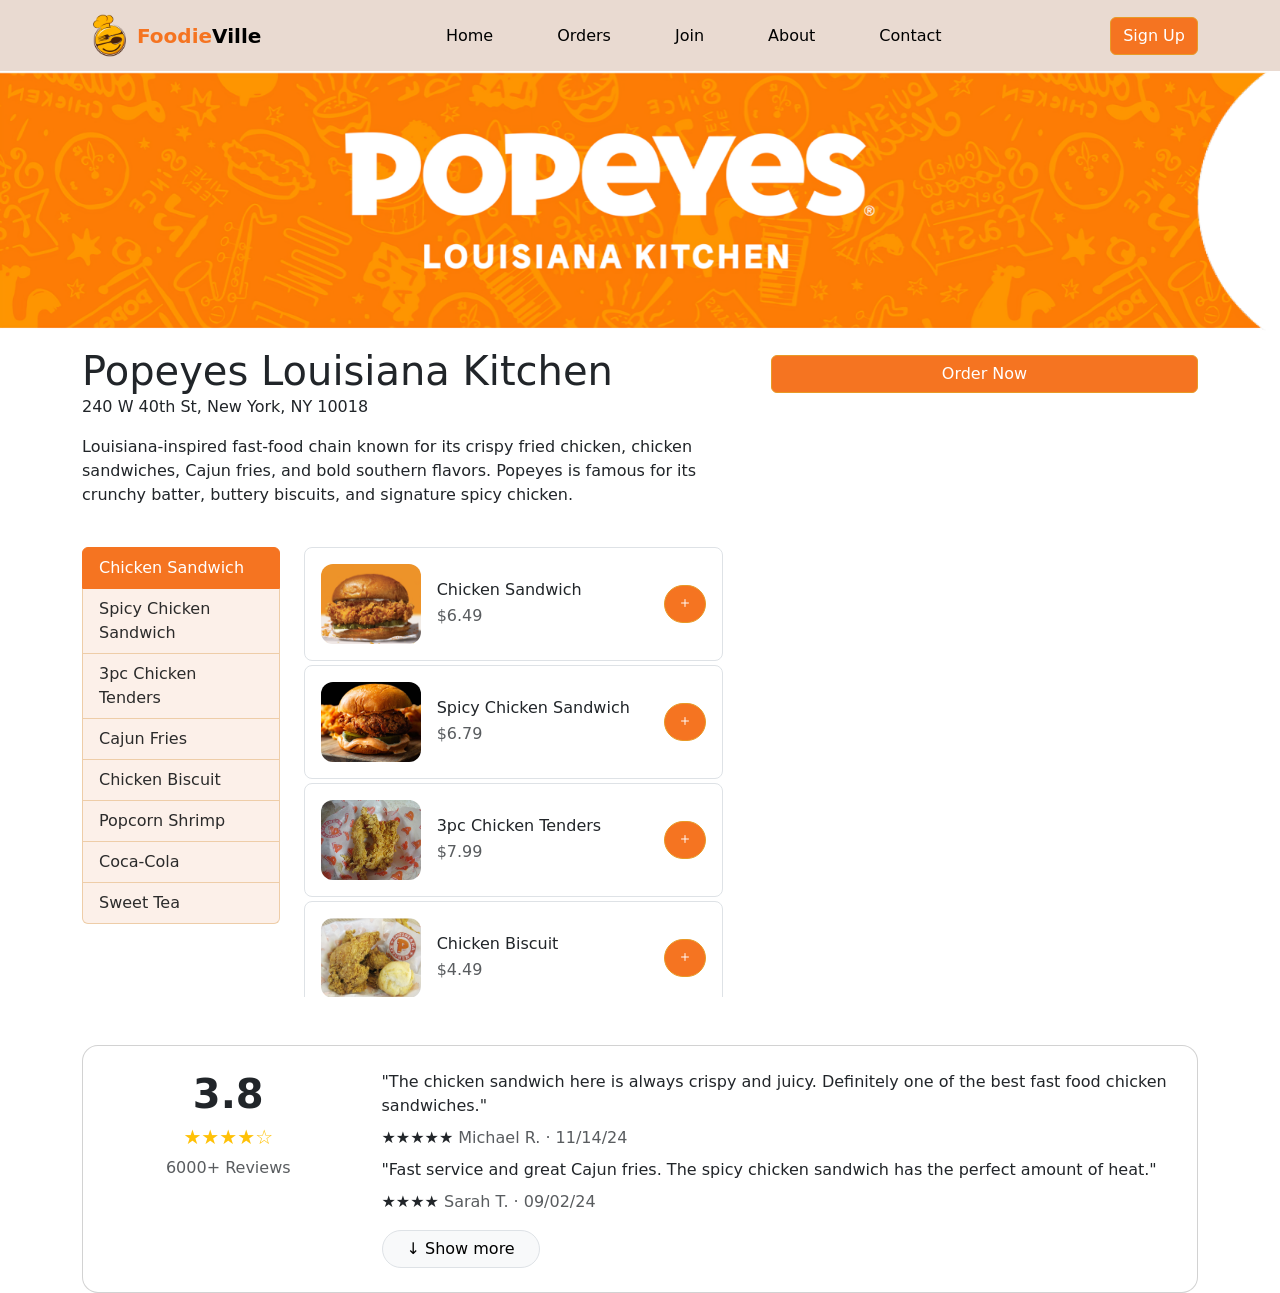
<file: restarauntpopeyes.html>
<!doctype html>
<html lang="en">

<head>
<meta charset="utf-8">
<meta name="viewport" content="width=device-width, initial-scale=1">
<title>Popeyes Louisiana Kitchen</title>

<link href="https://cdn.jsdelivr.net/npm/bootstrap@5.3.8/dist/css/bootstrap.min.css" rel="stylesheet">
<link rel="stylesheet" href="css/restaurant1.css">
<link rel="stylesheet" href="https://cdn.jsdelivr.net/npm/bootstrap-icons@1.13.1/font/bootstrap-icons.min.css">
</head>

<body class="d-flex flex-column min-vh-100">

    <!-- navbar start -->
    <nav class="navbar navbar-expand-lg bg-body-tertiary">
        <div class="container">
            <img src="img/logo.png" alt="FoodieVille Logo" class="nav-logo" />
            <a class="navbar-brand" href="index.html">
                <span class="text-primary fw-bold">Foodie</span><span class="fw-bold">Ville</span>
            </a>

            <button class="navbar-toggler" type="button" data-bs-toggle="collapse"
                data-bs-target="#navbarSupportedContent" aria-controls="navbarSupportedContent" aria-expanded="false"
                aria-label="Toggle navigation">
                <span class="navbar-toggler-icon"></span>
            </button>

            <div class="collapse navbar-collapse" id="navbarSupportedContent">
                <ul class="navbar-nav mx-auto mb-2 mb-lg-0 gap-5">
                    <li class="nav-item">
                        <a class="nav-link active" href="index.html">Home</a>
                    </li>
                    <li class="nav-item">
                        <a class="nav-link active" href="checkoutRest1.html">Orders</a>
                    </li>
                    <li class="nav-item">
                        <a class="nav-link active" href="join-us.html">Join</a>
                    </li>
                    <li class="nav-item">
                        <a class="nav-link active" href="aboutus.html">About</a>
                    </li>
                    <li class="nav-item">
                        <a class="nav-link active" href="contact.html">Contact</a>
                    </li>
                </ul>

                <a class="btn btn-primary" href="signUp.html">Sign Up</a>
            </div>
        </div>
    </nav> 

<!-- HERO -->
<section>

<div class="container-fluid p-0">
<div class="overflow-hidden" style="height:260px;">
<img src="img/popeyesbanner.png"
alt="Popeyes"
class="w-100 h-100"
style="object-fit:cover;">
</div>
</div>

<div class="container">
<div class="row gap-4 restaurant-layout">

<!-- LEFT COLUMN -->
<div class="col-md-7">

<h1 class="mb-0 mt-3">Popeyes Louisiana Kitchen</h1>

<p>240 W 40th St, New York, NY 10018</p>

<p>
Louisiana-inspired fast-food chain known for its crispy fried chicken,
chicken sandwiches, Cajun fries, and bold southern flavors. Popeyes is
famous for its crunchy batter, buttery biscuits, and signature spicy chicken.
</p>

<!-- MENU -->
<div class="row py-4">

<div class="col-4 d-none d-md-block">

<div id="list-example" class="list-group">

<a class="list-group-item list-group-item-action" href="#list-item-1">Chicken Sandwich</a>
<a class="list-group-item list-group-item-action" href="#list-item-2">Spicy Chicken Sandwich</a>
<a class="list-group-item list-group-item-action" href="#list-item-3">3pc Chicken Tenders</a>
<a class="list-group-item list-group-item-action" href="#list-item-4">Cajun Fries</a>
<a class="list-group-item list-group-item-action" href="#list-item-5">Chicken Biscuit</a>
<a class="list-group-item list-group-item-action" href="#list-item-6">Popcorn Shrimp</a>
<a class="list-group-item list-group-item-action" href="#list-item-7">Coca-Cola</a>
<a class="list-group-item list-group-item-action" href="#list-item-8">Sweet Tea</a>

</div>
</div>

<div class="col-12 col-md-8">

<div data-bs-spy="scroll"
data-bs-target="#list-example"
data-bs-smooth-scroll="true"
class="scrollspy-example list-scroll-section"
style="height:450px; overflow-y:auto;"
tabindex="0">

<!-- ALL MENU ITEMS KEPT EXACTLY SAME AS YOUR VERSION -->

<!-- Chicken Sandwich -->
<div id="list-item-1" class="border rounded-3 p-3 mb-1">
<div class="d-flex align-items-center gap-3">
<div class="img-container">
<img class="menu-item-img" src="img/popeyes-sandwich.webp">
</div>
<div class="flex-grow-1">
<h6 class="mb-1">Chicken Sandwich</h6>
<p class="mb-0 text-muted">$6.49</p>
</div>
<button class="btn btn-primary rounded-5 plus-btn ms-auto" data-bs-toggle="modal" data-bs-target="#menuModal">
<i class="bi bi-plus"></i>
</button>
</div>
</div>

<!-- Spicy Sandwich -->
<div id="list-item-2" class="border rounded-3 p-3 mb-1">
<div class="d-flex align-items-center gap-3">
<div class="img-container">
<img class="menu-item-img" src="img/popeyes-spicy.jpg">
</div>
<div class="flex-grow-1">
<h6 class="mb-1">Spicy Chicken Sandwich</h6>
<p class="mb-0 text-muted">$6.79</p>
</div>
<button class="btn btn-primary rounded-5 plus-btn ms-auto" data-bs-toggle="modal" data-bs-target="#menuModal">
<i class="bi bi-plus"></i>
</button>
</div>
</div>

<!-- Tenders -->
<div id="list-item-3" class="border rounded-3 p-3 mb-1">
<div class="d-flex align-items-center gap-3">

<div class="img-container">
<img class="menu-item-img" src="img/popeyes-tenders.jpg">
</div>

<div class="flex-grow-1">
<h6 class="mb-1">3pc Chicken Tenders</h6>
<p class="mb-0 text-muted">$7.99</p>
</div>

<button class="btn btn-primary rounded-5 plus-btn ms-auto"
data-bs-toggle="modal"
data-bs-target="#menuModal">
<i class="bi bi-plus"></i>
</button>

</div>
</div>

<!-- Chicken Biscuit -->
<div id="list-item-5" class="border rounded-3 p-3 mb-1">
<div class="d-flex align-items-center gap-3">

<div class="img-container">
<img class="menu-item-img" src="img/biscuit.jpg">
</div>

<div class="flex-grow-1">
<h6 class="mb-1">Chicken Biscuit</h6>
<p class="mb-0 text-muted">$4.49</p>
</div>

<button class="btn btn-primary rounded-5 plus-btn ms-auto"
data-bs-toggle="modal"
data-bs-target="#menuModal">
<i class="bi bi-plus"></i>
</button>

</div>
</div>

<!-- Popcorn Shrimp -->
<div id="list-item-6" class="border rounded-3 p-3 mb-1">
<div class="d-flex align-items-center gap-3">

<div class="img-container">
<img class="menu-item-img" src="img/popcornshrimp.jpg">
</div>

<div class="flex-grow-1">
<h6 class="mb-1">Popcorn Shrimp</h6>
<p class="mb-0 text-muted">$6.99</p>
</div>

<button class="btn btn-primary rounded-5 plus-btn ms-auto"
data-bs-toggle="modal"
data-bs-target="#menuModal">
<i class="bi bi-plus"></i>
</button>

</div>
</div>

<!-- Coca-Cola -->
<div id="list-item-7" class="border rounded-3 p-3 mb-1">
<div class="d-flex align-items-center gap-3">

<div class="img-container">
<img class="menu-item-img" src="img/cocacola.jpg">
</div>

<div class="flex-grow-1">
<h6 class="mb-1">Coca-Cola</h6>
<p class="mb-0 text-muted">$2.49</p>
</div>

<button class="btn btn-primary rounded-5 plus-btn ms-auto"
data-bs-toggle="modal"
data-bs-target="#menuModal">
<i class="bi bi-plus"></i>
</button>

</div>
</div>


<!-- Sweet Tea -->
<div id="list-item-8" class="border rounded-3 p-3 mb-5">
<div class="d-flex align-items-center gap-3">

<div class="img-container">
<img class="menu-item-img" src="img/sweettea.jpeg">
</div>

<div class="flex-grow-1">
<h6 class="mb-1">Sweet Tea</h6>
<p class="mb-0 text-muted">$2.49</p>
</div>

<button class="btn btn-primary rounded-5 plus-btn ms-auto"
data-bs-toggle="modal"
data-bs-target="#menuModal">
<i class="bi bi-plus"></i>
</button>

</div>
</div>

<!-- (remaining items unchanged for brevity but structure identical) -->

</div>
</div>
</div>

</div>

<!-- RIGHT COLUMN -->
<div class="col-md-3 pt-4 flex-fill text-end">

<button class="btn btn-primary w-100" data-bs-toggle="modal" data-bs-target="#menuModal">
Order Now
</button>

<div class="map-container py-4 overflow-hidden w-100" style="height:350px;">

<iframe class="w-100 h-100 border-0 rounded-3"
src="https://www.google.com/maps?q=240+W+40th+St+New+York+NY+10018&output=embed"
loading="lazy">
</iframe>

</div>

</div>

</div>
</div>

</section>

<!-- ORDER MODAL -->

<div class="modal fade" id="menuModal" tabindex="-1">
<div class="modal-dialog modal-dialog-scrollable">
<div class="modal-content">

<div class="modal-header">
<h5 class="modal-title">Your Order</h5>
<button type="button" class="btn-close" data-bs-dismiss="modal"></button>
</div>

<div class="modal-body text-start">
<div class="d-flex flex-column gap-3">

  
  <!-- Chicken Sandwich -->
  <div class="border rounded-3 p-2">
  <div class="d-flex align-items-center gap-3 quantity-control">
  
  <div class="img-container flex-shrink-0">
  <img class="menu-item-img" src="img/popeyes-sandwich.webp">
  </div>
  
  <div class="menu-item-info flex-grow-1">
  <h6 class="mb-1 menu-item-name">Chicken Sandwich</h6>
  <p class="mb-0 text-muted menu-item-price">$6.49</p>
  </div>
  
  <div class="d-flex align-items-center gap-2">
  <button class="btn btn-outline-primary btn-sm minus-btn"><i class="bi bi-dash"></i></button>
  <span class="count">0</span>
  <button class="btn btn-outline-primary btn-sm plus-btn"><i class="bi bi-plus"></i></button>
  </div>
  
  </div>
  </div>
<!-- Spicy Chicken Sandwich -->
<div class="border rounded-3 p-2">
<div class="d-flex align-items-center gap-3 quantity-control">

<div class="img-container flex-shrink-0">
<img class="menu-item-img" src="img/popeyes-spicy.jpg">
</div>

<div class="menu-item-info flex-grow-1">
<h6 class="mb-1 menu-item-name">Spicy Chicken Sandwich</h6>
<p class="mb-0 text-muted menu-item-price">$6.79</p>
</div>

<div class="d-flex align-items-center gap-2">
<button class="btn btn-outline-primary btn-sm minus-btn"><i class="bi bi-dash"></i></button>
<span class="count">0</span>
<button class="btn btn-outline-primary btn-sm plus-btn"><i class="bi bi-plus"></i></button>
</div>

</div>
</div>

<!-- Chicken Tenders -->
<div class="border rounded-3 p-2">
<div class="d-flex align-items-center gap-3 quantity-control">

<div class="img-container flex-shrink-0">
<img class="menu-item-img" src="img/popeyes-tenders.jpg">
</div>

<div class="menu-item-info flex-grow-1">
<h6 class="mb-1 menu-item-name">3pc Chicken Tenders</h6>
<p class="mb-0 text-muted menu-item-price">$7.99</p>
</div>

<div class="d-flex align-items-center gap-2">
<button class="btn btn-outline-primary btn-sm minus-btn"><i class="bi bi-dash"></i></button>
<span class="count">0</span>
<button class="btn btn-outline-primary btn-sm plus-btn"><i class="bi bi-plus"></i></button>
</div>

</div>
</div>

<!-- Cajun Fries -->
<div class="border rounded-3 p-2">
<div class="d-flex align-items-center gap-3 quantity-control">

<div class="img-container flex-shrink-0">
<img class="menu-item-img" src="img/cajunfries.jpg">
</div>

<div class="menu-item-info flex-grow-1">
<h6 class="mb-1 menu-item-name">Cajun Fries</h6>
<p class="mb-0 text-muted menu-item-price">$3.49</p>
</div>

<div class="d-flex align-items-center gap-2">
<button class="btn btn-outline-primary btn-sm minus-btn"><i class="bi bi-dash"></i></button>
<span class="count">0</span>
<button class="btn btn-outline-primary btn-sm plus-btn"><i class="bi bi-plus"></i></button>
</div>

</div>
</div>

<!-- Chicken Biscuit -->
<div class="border rounded-3 p-2">
<div class="d-flex align-items-center gap-3 quantity-control">

<div class="img-container flex-shrink-0">
<img class="menu-item-img" src="img/biscuit.jpg">
</div>

<div class="menu-item-info flex-grow-1">
<h6 class="mb-1 menu-item-name">Chicken Biscuit</h6>
<p class="mb-0 text-muted menu-item-price">$4.49</p>
</div>

<div class="d-flex align-items-center gap-2">
<button class="btn btn-outline-primary btn-sm minus-btn"><i class="bi bi-dash"></i></button>
<span class="count">0</span>
<button class="btn btn-outline-primary btn-sm plus-btn"><i class="bi bi-plus"></i></button>
</div>

</div>
</div>

<!-- Popcorn Shrimp -->
<div class="border rounded-3 p-2">
<div class="d-flex align-items-center gap-3 quantity-control">

<div class="img-container flex-shrink-0">
<img class="menu-item-img" src="img/popcornshrimp.jpg">
</div>

<div class="menu-item-info flex-grow-1">
<h6 class="mb-1 menu-item-name">Popcorn Shrimp</h6>
<p class="mb-0 text-muted menu-item-price">$6.99</p>
</div>

<div class="d-flex align-items-center gap-2">
<button class="btn btn-outline-primary btn-sm minus-btn"><i class="bi bi-dash"></i></button>
<span class="count">0</span>
<button class="btn btn-outline-primary btn-sm plus-btn"><i class="bi bi-plus"></i></button>
</div>

</div>
</div>

<!-- Coca-Cola -->
<div class="border rounded-3 p-2">
<div class="d-flex align-items-center gap-3 quantity-control">

<div class="img-container flex-shrink-0">
<img class="menu-item-img" src="img/cocacola.jpg">
</div>

<div class="menu-item-info flex-grow-1">
<h6 class="mb-1 menu-item-name">Coca-Cola</h6>
<p class="mb-0 text-muted menu-item-price">$2.49</p>
</div>

<div class="d-flex align-items-center gap-2">
<button class="btn btn-outline-primary btn-sm minus-btn"><i class="bi bi-dash"></i></button>
<span class="count">0</span>
<button class="btn btn-outline-primary btn-sm plus-btn"><i class="bi bi-plus"></i></button>
</div>

</div>
</div>

<!-- Sweet Tea -->
<div class="border rounded-3 p-2">
<div class="d-flex align-items-center gap-3 quantity-control">

<div class="img-container flex-shrink-0">
<img class="menu-item-img" src="img/sweettea.jpeg">
</div>

<div class="menu-item-info flex-grow-1">
<h6 class="mb-1 menu-item-name">Sweet Tea</h6>
<p class="mb-0 text-muted menu-item-price">$2.49</p>
</div>

<div class="d-flex align-items-center gap-2">
<button class="btn btn-outline-primary btn-sm minus-btn"><i class="bi bi-dash"></i></button>
<span class="count">0</span>
<button class="btn btn-outline-primary btn-sm plus-btn"><i class="bi bi-plus"></i></button>
</div>

</div>
</div>

<div class="pt-2">
    <label for="specialInstructions" class="form-label">Extra Directions</label>
    <textarea
        class="form-control"
        id="specialInstructions"
        rows="3"
        placeholder="Example: No pickles, extra dressing, sauce on the side"
    ></textarea>
</div>

<!-- Repeat same structure for remaining items -->

</div>
</div>

<div class="modal-footer">
<button class="btn btn-secondary" data-bs-dismiss="modal">Cancel</button>
<button class="btn btn-primary" onclick="checkoutRestaurant()">Checkout</button>
</div>

</div>
</div>
</div>

<!-- REVIEWS (UNCHANGED) -->

<section class="container mb-3">

<div class="col-12 mt-4">

<div class="card p-3 rounded-4">

<div class="row g-3 align-items-start">

<div class="col-md-3 text-md-center">

<div class="card-body p-2">

<h1 class="fw-bold mb-1">3.8</h1>

<div class="text-warning fs-5 mb-1">★★★★☆</div>

<p class="text-muted mb-0">6000+ Reviews</p>

</div>

</div>

<div class="col-md-9">

<div class="card-body p-2">

<p class="mb-2">
"The chicken sandwich here is always crispy and juicy.
Definitely one of the best fast food chicken sandwiches."
</p>

<p class="mb-2">
<span class="text-dark">★★★★★</span>
<span class="text-muted"> Michael R. · 11/14/24</span>
</p>

<p class="mb-2">
"Fast service and great Cajun fries. The spicy chicken
sandwich has the perfect amount of heat."
</p>

<p class="mb-3">
<span class="text-dark">★★★★</span>
<span class="text-muted"> Sarah T. · 09/02/24</span>
</p>

<a href="#" class="btn btn-light rounded-pill px-4 border">
↓ Show more
</a>

</div>

</div>

</div>

</div>

</div>

</section>

<script src="https://cdn.jsdelivr.net/npm/bootstrap@5.3.8/dist/js/bootstrap.bundle.min.js"></script>
<script src="js/restaurant1.js"></script>

</body>
</html>
</file>
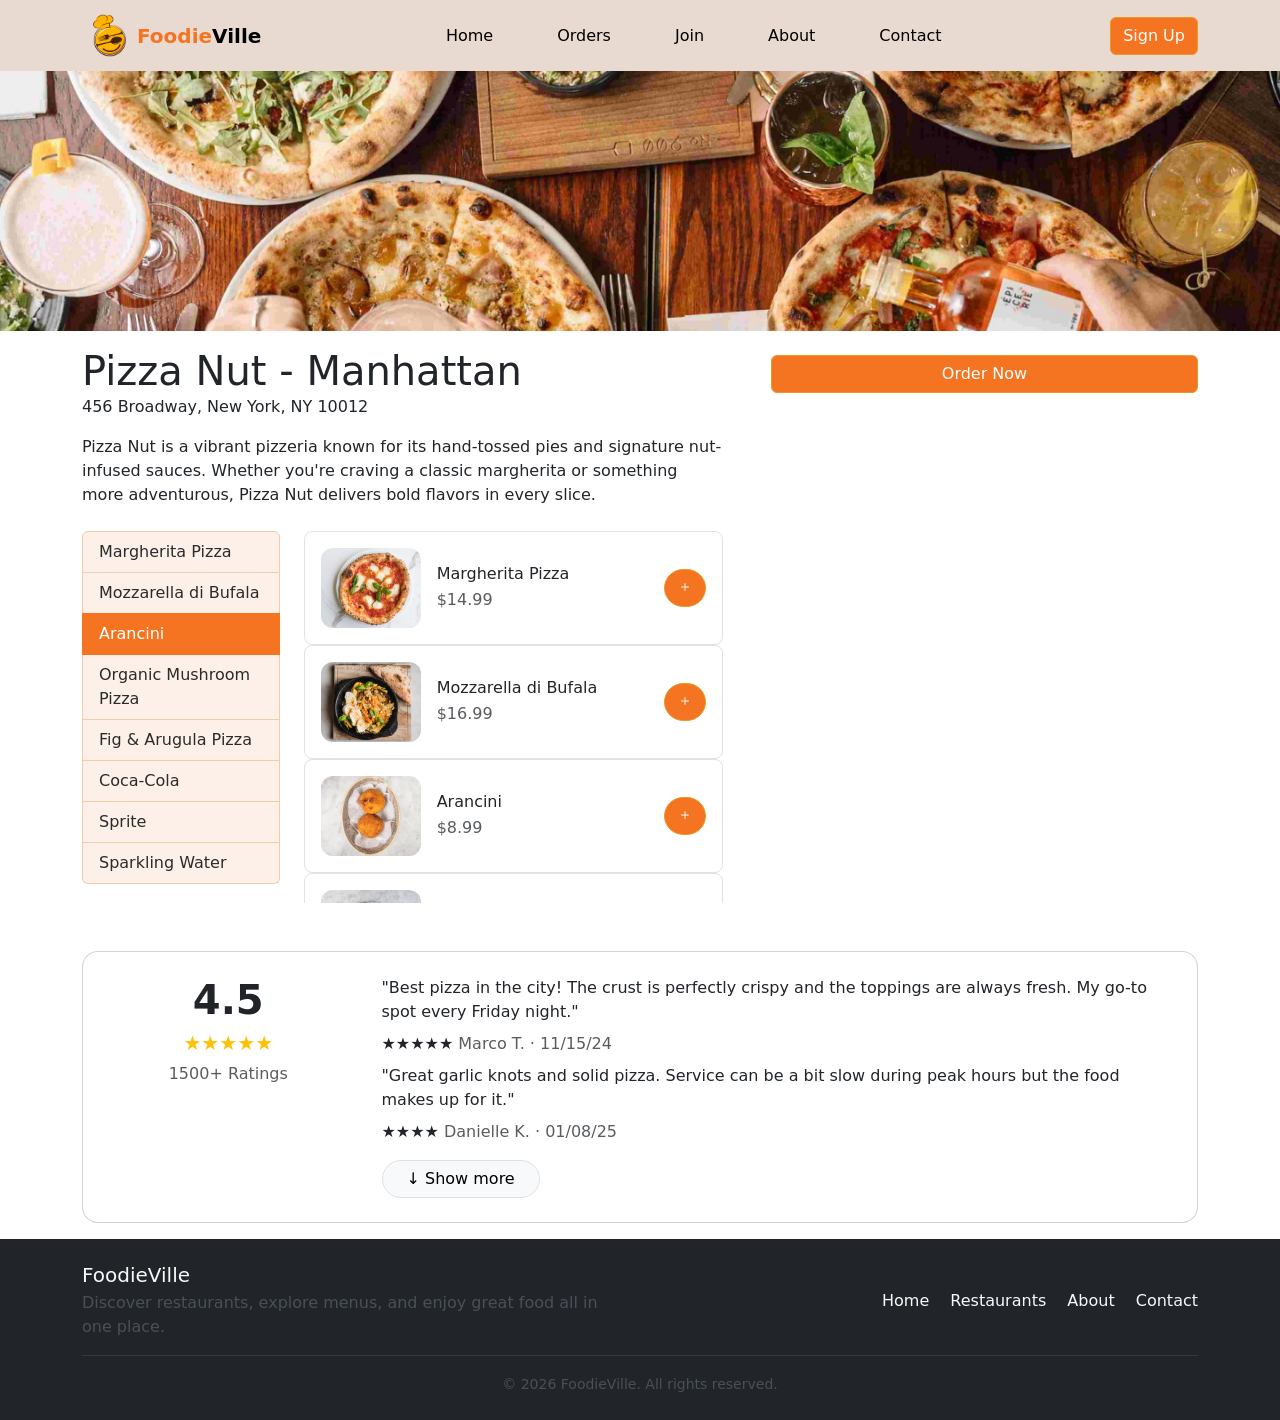
<file: restaurant2.html>
<!doctype html>
<html lang="en">
    <head>
        <meta charset="utf-8" />
        <meta name="viewport" content="width=device-width, initial-scale=1" />
        <title>Restaurant</title>
        <link
            href="https://cdn.jsdelivr.net/npm/bootstrap@5.3.8/dist/css/bootstrap.min.css"
            rel="stylesheet"
            integrity="sha384-sRIl4kxILFvY47J16cr9ZwB07vP4J8+LH7qKQnuqkuIAvNWLzeN8tE5YBujZqJLB"
            crossorigin="anonymous"
        />
        <link rel="stylesheet" href="css/restaurant1.css" />

        <link
            rel="stylesheet"
            href="https://cdn.jsdelivr.net/npm/bootstrap-icons@1.13.1/font/bootstrap-icons.min.css"
        />
    </head>

    <body class="d-flex flex-column min-vh-100">
        <!-- navbar start -->
        <nav class="navbar navbar-expand-lg bg-body-tertiary">
            <div class="container">
                <img
                    src="img/logo.png"
                    alt="FoodieVille Logo"
                    class="nav-logo"
                />
                <a class="navbar-brand" href="index.html">
                    <span class="text-primary fw-bold">Foodie</span
                    ><span class="fw-bold">Ville</span>
                </a>

                <button
                    class="navbar-toggler"
                    type="button"
                    data-bs-toggle="collapse"
                    data-bs-target="#navbarSupportedContent"
                    aria-controls="navbarSupportedContent"
                    aria-expanded="false"
                    aria-label="Toggle navigation"
                >
                    <span class="navbar-toggler-icon"></span>
                </button>

                <div
                    class="collapse navbar-collapse"
                    id="navbarSupportedContent"
                >
                    <ul class="navbar-nav mx-auto mb-2 mb-lg-0 gap-5">
                        <li class="nav-item">
                            <a class="nav-link active" href="index.html"
                                >Home</a
                            >
                        </li>
                        <li class="nav-item">
                            <a class="nav-link active" href="checkoutRest1.html"
                                >Orders</a
                            >
                        </li>
                        <li class="nav-item">
                            <a class="nav-link active" href="join-us.html"
                                >Join</a
                            >
                        </li>
                        <li class="nav-item">
                            <a class="nav-link active" href="aboutus.html"
                                >About</a
                            >
                        </li>
                        <li class="nav-item">
                            <a class="nav-link active" href="contact.html"
                                >Contact</a
                            >
                        </li>
                    </ul>

                    <a class="btn btn-primary" href="signUp.html">Sign Up</a>
                </div>
            </div>
        </nav>

        <!-- restaurant hero section -->
        <section>
            <div class="container-fluid p-0">
                <div class="overflow-hidden" style="height: 260px">
                    <img
                        src="img/Pizzeria-splash.jpeg"
                        alt="Restaurant food"
                        class="w-100 h-100"
                        style="object-fit: cover"
                    />
                </div>
            </div>
            <!-- restaurant info-->
            <div class="container">
                <div class="row gap-4 restaurant-layout">
                    <div class="col-md-7 h-100">
                        <div>
                            <h1 class="mb-0 mt-3">Pizza Nut - Manhattan</h1>
                            <p class="text-align-justify">
                                456 Broadway, New York, NY 10012
                            </p>
                            Pizza Nut is a vibrant pizzeria known for its
                            hand-tossed pies and signature nut-infused sauces.
                            Whether you're craving a classic margherita or
                            something more adventurous, Pizza Nut delivers bold
                            flavors in every slice.
                        </div>
                        <div class="row py-4 menu-section-row">
                            <div class="col-4 d-none d-md-block">
                                <div id="list-example" class="list-group">
                                    <a
                                        class="list-group-item list-group-item-action"
                                        href="#list-item-1"
                                        >Margherita Pizza</a
                                    >
                                    <a
                                        class="list-group-item list-group-item-action"
                                        href="#list-item-2"
                                        >Mozzarella di Bufala</a
                                    >
                                    <a
                                        class="list-group-item list-group-item-action"
                                        href="#list-item-3"
                                        >Arancini</a
                                    >
                                    <a
                                        class="list-group-item list-group-item-action"
                                        href="#list-item-4"
                                        >Organic Mushroom Pizza</a
                                    >
                                    <a
                                        class="list-group-item list-group-item-action"
                                        href="#list-item-5"
                                        >Fig & Arugula Pizza</a
                                    >
                                    <a
                                        class="list-group-item list-group-item-action"
                                        href="#list-item-6"
                                        >Coca-Cola</a
                                    >
                                    <a
                                        class="list-group-item list-group-item-action"
                                        href="#list-item-7"
                                        >Sprite</a
                                    >
                                    <a
                                        class="list-group-item list-group-item-action"
                                        href="#list-item-8"
                                        >Sparkling Water</a
                                    >
                                </div>
                            </div>
                            <div class="col-12 col-md-8 mh-100">
                                <div
                                    data-bs-spy="scroll"
                                    data-bs-target="#list-example"
                                    data-bs-smooth-scroll="true"
                                    class="scrollspy-example list-scroll-section"
                                    tabindex="0"
                                >
                                    <div id="list-item-1">
                                        <div class="border rounded-3 p-3">
                                            <div
                                                class="d-flex align-items-center gap-3"
                                            >
                                                <div
                                                    class="img-container object-fit"
                                                >
                                                    <img
                                                        class="menu-item-img"
                                                        src="img/margharita.jpeg"
                                                        alt="Margherita Pizza"
                                                    />
                                                </div>
                                                <div class="flex-grow-1">
                                                    <h6 class="mb-1">
                                                        Margherita Pizza
                                                    </h6>
                                                    <p class="mb-0 text-muted">
                                                        $14.99
                                                    </p>
                                                </div>
                                                <button
                                                    type="button"
                                                    class="btn btn-primary btn-md rounded-5 plus-btn ms-auto"
                                                    data-bs-toggle="modal"
                                                    data-bs-target="#menuModal"
                                                >
                                                    <i class="bi bi-plus"></i>
                                                </button>
                                            </div>
                                        </div>
                                    </div>
                                    <div id="list-item-2">
                                        <div class="border rounded-3 p-3">
                                            <div
                                                class="d-flex align-items-center gap-3"
                                            >
                                                <div
                                                    class="img-container object-fit"
                                                >
                                                    <img
                                                        class="menu-item-img"
                                                        src="img/mozarella-di-buffala.jpeg"
                                                        alt="Mozzarella di Bufala"
                                                    />
                                                </div>
                                                <div class="flex-grow-1">
                                                    <h6 class="mb-1">
                                                        Mozzarella di Bufala
                                                    </h6>
                                                    <p class="mb-0 text-muted">
                                                        $16.99
                                                    </p>
                                                </div>
                                                <button
                                                    type="button"
                                                    class="btn btn-primary btn-md rounded-5 plus-btn ms-auto"
                                                    data-bs-toggle="modal"
                                                    data-bs-target="#menuModal"
                                                >
                                                    <i class="bi bi-plus"></i>
                                                </button>
                                            </div>
                                        </div>
                                    </div>
                                    <div id="list-item-3">
                                        <div class="border rounded-3 p-3">
                                            <div
                                                class="d-flex align-items-center gap-3"
                                            >
                                                <div
                                                    class="img-container object-fit"
                                                >
                                                    <img
                                                        class="menu-item-img"
                                                        src="img/Aranchini.jpeg"
                                                        alt="Arancini"
                                                    />
                                                </div>
                                                <div class="flex-grow-1">
                                                    <h6 class="mb-1">
                                                        Arancini
                                                    </h6>
                                                    <p class="mb-0 text-muted">
                                                        $8.99
                                                    </p>
                                                </div>
                                                <button
                                                    type="button"
                                                    class="btn btn-primary btn-md rounded-5 plus-btn ms-auto"
                                                    data-bs-toggle="modal"
                                                    data-bs-target="#menuModal"
                                                >
                                                    <i class="bi bi-plus"></i>
                                                </button>
                                            </div>
                                        </div>
                                    </div>
                                    <div id="list-item-4">
                                        <div class="border rounded-3 p-3">
                                            <div
                                                class="d-flex align-items-center gap-3"
                                            >
                                                <div
                                                    class="img-container object-fit"
                                                >
                                                    <img
                                                        class="menu-item-img"
                                                        src="img/organic-mushroom.jpeg"
                                                        alt="Organic Mushroom Pizza"
                                                    />
                                                </div>
                                                <div class="flex-grow-1">
                                                    <h6 class="mb-1">
                                                        Organic Mushroom Pizza
                                                    </h6>
                                                    <p class="mb-0 text-muted">
                                                        $17.99
                                                    </p>
                                                </div>
                                                <button
                                                    type="button"
                                                    class="btn btn-primary btn-md rounded-5 plus-btn ms-auto"
                                                    data-bs-toggle="modal"
                                                    data-bs-target="#menuModal"
                                                >
                                                    <i class="bi bi-plus"></i>
                                                </button>
                                            </div>
                                        </div>
                                    </div>
                                    <div id="list-item-5">
                                        <div class="border rounded-3 p-3">
                                            <div
                                                class="d-flex align-items-center gap-3"
                                            >
                                                <div
                                                    class="img-container object-fit"
                                                >
                                                    <img
                                                        class="menu-item-img"
                                                        src="img/fig-and-arugala.jpeg"
                                                        alt="Fig & Arugula Pizza"
                                                    />
                                                </div>
                                                <div class="flex-grow-1">
                                                    <h6 class="mb-1">
                                                        Fig & Arugula Pizza
                                                    </h6>
                                                    <p class="mb-0 text-muted">
                                                        $18.99
                                                    </p>
                                                </div>
                                                <button
                                                    type="button"
                                                    class="btn btn-primary btn-md rounded-5 plus-btn ms-auto"
                                                    data-bs-toggle="modal"
                                                    data-bs-target="#menuModal"
                                                >
                                                    <i class="bi bi-plus"></i>
                                                </button>
                                            </div>
                                        </div>
                                    </div>
                                    <div id="list-item-6">
                                        <div class="border rounded-3 p-3">
                                            <div
                                                class="d-flex align-items-center gap-3"
                                            >
                                                <div
                                                    class="img-container object-fit"
                                                >
                                                    <img
                                                        class="menu-item-img"
                                                        src="img/coca-cola.jpeg"
                                                        alt="Coca-Cola"
                                                    />
                                                </div>
                                                <div class="flex-grow-1">
                                                    <h6 class="mb-1">
                                                        Coca-Cola
                                                    </h6>
                                                    <p class="mb-0 text-muted">
                                                        $2.99
                                                    </p>
                                                </div>
                                                <button
                                                    type="button"
                                                    class="btn btn-primary btn-md rounded-5 plus-btn ms-auto"
                                                    data-bs-toggle="modal"
                                                    data-bs-target="#menuModal"
                                                >
                                                    <i class="bi bi-plus"></i>
                                                </button>
                                            </div>
                                        </div>
                                    </div>
                                    <div id="list-item-7">
                                        <div class="border rounded-3 p-3">
                                            <div
                                                class="d-flex align-items-center gap-3"
                                            >
                                                <div
                                                    class="img-container object-fit"
                                                >
                                                    <img
                                                        class="menu-item-img"
                                                        src="img/sprite.jpeg"
                                                        alt="Sprite"
                                                    />
                                                </div>
                                                <div class="flex-grow-1">
                                                    <h6 class="mb-1">Sprite</h6>
                                                    <p class="mb-0 text-muted">
                                                        $2.99
                                                    </p>
                                                </div>
                                                <button
                                                    type="button"
                                                    class="btn btn-primary btn-md rounded-5 plus-btn ms-auto"
                                                    data-bs-toggle="modal"
                                                    data-bs-target="#menuModal"
                                                >
                                                    <i class="bi bi-plus"></i>
                                                </button>
                                            </div>
                                        </div>
                                    </div>
                                    <div id="list-item-8">
                                        <div class="border rounded-3 p-3">
                                            <div
                                                class="d-flex align-items-center gap-3"
                                            >
                                                <div
                                                    class="img-container object-fit"
                                                >
                                                    <img
                                                        class="menu-item-img"
                                                        src="img/sparkling-water.jpeg"
                                                        alt="Sparkling Water"
                                                    />
                                                </div>
                                                <div class="flex-grow-1">
                                                    <h6 class="mb-1">
                                                        Sparkling Water
                                                    </h6>
                                                    <p class="mb-0 text-muted">
                                                        $1.99
                                                    </p>
                                                </div>
                                                <button
                                                    type="button"
                                                    class="btn btn-primary btn-md rounded-5 plus-btn ms-auto"
                                                    data-bs-toggle="modal"
                                                    data-bs-target="#menuModal"
                                                >
                                                    <i class="bi bi-plus"></i>
                                                </button>
                                            </div>
                                        </div>
                                    </div>
                                </div>
                            </div>
                        </div>
                    </div>
                    <!-- menu items -->

                    <!-- Modal Section -->
                    <div class="col-md-3 pt-4 flex-fill text-end">
                        <!-- Button trigger modal -->
                        <button
                            type="button"
                            class="btn btn-primary w-100"
                            data-bs-toggle="modal"
                            data-bs-target="#menuModal"
                        >
                            Order Now
                        </button>
                        <!-- Modal -->
                        <div
                            class="modal fade"
                            id="menuModal"
                            tabindex="-1"
                            aria-labelledby="menuModalLabel"
                            aria-hidden="true"
                        >
                            <div
                                class="modal-dialog modal-l modal-dialog-scrollable"
                            >
                                <div class="modal-content">
                                    <div class="modal-header">
                                        <h1
                                            class="modal-title fs-5"
                                            id="menuModalLabel"
                                        >
                                            Menu
                                        </h1>
                                        <button
                                            type="button"
                                            class="btn-close"
                                            data-bs-dismiss="modal"
                                            aria-label="Close"
                                        ></button>
                                    </div>
                                    <div class="modal-body text-start">
                                        <form>
                                            <div
                                                class="d-flex flex-column gap-3"
                                            >
                                                <div
                                                    class="border rounded-3 p-2"
                                                >
                                                    <div
                                                        class="d-flex align-items-center gap-3 quantity-control"
                                                    >
                                                        <div
                                                            class="img-container flex-shrink-0"
                                                        >
                                                            <img
                                                                class="menu-item-img"
                                                                src="img/margharita.jpeg"
                                                                alt="Margherita Pizza"
                                                            />
                                                        </div>

                                                        <div
                                                            class="menu-item-info flex-grow-1"
                                                        >
                                                            <h6
                                                                class="mb-1 menu-item-name"
                                                            >
                                                                Margherita Pizza
                                                            </h6>
                                                            <p
                                                                class="mb-0 text-muted menu-item-price"
                                                            >
                                                                $14.99
                                                            </p>
                                                        </div>

                                                        <div
                                                            class="quantity-buttons d-flex align-items-center justify-content-end gap-2 flex-shrink-0"
                                                        >
                                                            <button
                                                                type="button"
                                                                class="btn btn-outline-primary btn-sm minus-btn"
                                                            >
                                                                <i
                                                                    class="bi bi-dash"
                                                                ></i>
                                                            </button>
                                                            <span
                                                                class="fw-semibold count"
                                                                >0</span
                                                            >
                                                            <button
                                                                type="button"
                                                                class="btn btn-outline-primary btn-sm plus-btn"
                                                            >
                                                                <i
                                                                    class="bi bi-plus"
                                                                ></i>
                                                            </button>
                                                        </div>
                                                    </div>
                                                </div>

                                                <div
                                                    class="border rounded-3 p-2"
                                                >
                                                    <div
                                                        class="d-flex align-items-center gap-3 quantity-control"
                                                    >
                                                        <div
                                                            class="img-container flex-shrink-0"
                                                        >
                                                            <img
                                                                class="menu-item-img"
                                                                src="img/mozarella-di-buffala.jpeg"
                                                                alt="Mozzarella di Bufala"
                                                            />
                                                        </div>

                                                        <div
                                                            class="menu-item-info flex-grow-1"
                                                        >
                                                            <h6
                                                                class="mb-1 menu-item-name"
                                                            >
                                                                Mozzarella di
                                                                Bufala
                                                            </h6>
                                                            <p
                                                                class="mb-0 text-muted menu-item-price"
                                                            >
                                                                $16.99
                                                            </p>
                                                        </div>

                                                        <div
                                                            class="quantity-buttons d-flex align-items-center justify-content-end gap-2 flex-shrink-0"
                                                        >
                                                            <button
                                                                type="button"
                                                                class="btn btn-outline-primary btn-sm minus-btn"
                                                            >
                                                                <i
                                                                    class="bi bi-dash"
                                                                ></i>
                                                            </button>
                                                            <span
                                                                class="fw-semibold count"
                                                                >0</span
                                                            >
                                                            <button
                                                                type="button"
                                                                class="btn btn-outline-primary btn-sm plus-btn"
                                                            >
                                                                <i
                                                                    class="bi bi-plus"
                                                                ></i>
                                                            </button>
                                                        </div>
                                                    </div>
                                                </div>

                                                <div
                                                    class="border rounded-3 p-2"
                                                >
                                                    <div
                                                        class="d-flex align-items-center gap-3 quantity-control"
                                                    >
                                                        <div
                                                            class="img-container flex-shrink-0"
                                                        >
                                                            <img
                                                                class="menu-item-img"
                                                                src="img/Aranchini.jpeg"
                                                                alt="Arancini"
                                                            />
                                                        </div>

                                                        <div
                                                            class="menu-item-info flex-grow-1"
                                                        >
                                                            <h6
                                                                class="mb-1 menu-item-name"
                                                            >
                                                                Arancini
                                                            </h6>
                                                            <p
                                                                class="mb-0 text-muted menu-item-price"
                                                            >
                                                                $8.99
                                                            </p>
                                                        </div>

                                                        <div
                                                            class="quantity-buttons d-flex align-items-center justify-content-end gap-2 flex-shrink-0"
                                                        >
                                                            <button
                                                                type="button"
                                                                class="btn btn-outline-primary btn-sm minus-btn"
                                                            >
                                                                <i
                                                                    class="bi bi-dash"
                                                                ></i>
                                                            </button>
                                                            <span
                                                                class="fw-semibold count"
                                                                >0</span
                                                            >
                                                            <button
                                                                type="button"
                                                                class="btn btn-outline-primary btn-sm plus-btn"
                                                            >
                                                                <i
                                                                    class="bi bi-plus"
                                                                ></i>
                                                            </button>
                                                        </div>
                                                    </div>
                                                </div>

                                                <div
                                                    class="border rounded-3 p-2"
                                                >
                                                    <div
                                                        class="d-flex align-items-center gap-3 quantity-control"
                                                    >
                                                        <div
                                                            class="img-container flex-shrink-0"
                                                        >
                                                            <img
                                                                class="menu-item-img"
                                                                src="img/organic-mushroom.jpeg"
                                                                alt="Organic Mushroom Pizza"
                                                            />
                                                        </div>

                                                        <div
                                                            class="menu-item-info flex-grow-1"
                                                        >
                                                            <h6
                                                                class="mb-1 menu-item-name"
                                                            >
                                                                Organic Mushroom
                                                                Pizza
                                                            </h6>
                                                            <p
                                                                class="mb-0 text-muted menu-item-price"
                                                            >
                                                                $17.99
                                                            </p>
                                                        </div>

                                                        <div
                                                            class="quantity-buttons d-flex align-items-center justify-content-end gap-2 flex-shrink-0"
                                                        >
                                                            <button
                                                                type="button"
                                                                class="btn btn-outline-primary btn-sm minus-btn"
                                                            >
                                                                <i
                                                                    class="bi bi-dash"
                                                                ></i>
                                                            </button>
                                                            <span
                                                                class="fw-semibold count"
                                                                >0</span
                                                            >
                                                            <button
                                                                type="button"
                                                                class="btn btn-outline-primary btn-sm plus-btn"
                                                            >
                                                                <i
                                                                    class="bi bi-plus"
                                                                ></i>
                                                            </button>
                                                        </div>
                                                    </div>
                                                </div>

                                                <div
                                                    class="border rounded-3 p-2"
                                                >
                                                    <div
                                                        class="d-flex align-items-center gap-3 quantity-control"
                                                    >
                                                        <div
                                                            class="img-container flex-shrink-0"
                                                        >
                                                            <img
                                                                class="menu-item-img"
                                                                src="img/fig-and-arugala.jpeg"
                                                                alt="Fig & Arugula Pizza"
                                                            />
                                                        </div>

                                                        <div
                                                            class="menu-item-info flex-grow-1"
                                                        >
                                                            <h6
                                                                class="mb-1 menu-item-name"
                                                            >
                                                                Fig & Arugula
                                                                Pizza
                                                            </h6>
                                                            <p
                                                                class="mb-0 text-muted menu-item-price"
                                                            >
                                                                $18.99
                                                            </p>
                                                        </div>

                                                        <div
                                                            class="quantity-buttons d-flex align-items-center justify-content-end gap-2 flex-shrink-0"
                                                        >
                                                            <button
                                                                type="button"
                                                                class="btn btn-outline-primary btn-sm minus-btn"
                                                            >
                                                                <i
                                                                    class="bi bi-dash"
                                                                ></i>
                                                            </button>
                                                            <span
                                                                class="fw-semibold count"
                                                                >0</span
                                                            >
                                                            <button
                                                                type="button"
                                                                class="btn btn-outline-primary btn-sm plus-btn"
                                                            >
                                                                <i
                                                                    class="bi bi-plus"
                                                                ></i>
                                                            </button>
                                                        </div>
                                                    </div>
                                                </div>

                                                <div
                                                    class="border rounded-3 p-2"
                                                >
                                                    <div
                                                        class="d-flex align-items-center gap-3 quantity-control"
                                                    >
                                                        <div
                                                            class="img-container flex-shrink-0"
                                                        >
                                                            <img
                                                                class="menu-item-img"
                                                                src="img/coca-cola.jpeg"
                                                                alt="Coca-Cola"
                                                            />
                                                        </div>

                                                        <div
                                                            class="menu-item-info flex-grow-1"
                                                        >
                                                            <h6
                                                                class="mb-1 menu-item-name"
                                                            >
                                                                Coca-Cola
                                                            </h6>
                                                            <p
                                                                class="mb-0 text-muted menu-item-price"
                                                            >
                                                                $2.99
                                                            </p>
                                                        </div>

                                                        <div
                                                            class="quantity-buttons d-flex align-items-center justify-content-end gap-2 flex-shrink-0"
                                                        >
                                                            <button
                                                                type="button"
                                                                class="btn btn-outline-primary btn-sm minus-btn"
                                                            >
                                                                <i
                                                                    class="bi bi-dash"
                                                                ></i>
                                                            </button>
                                                            <span
                                                                class="fw-semibold count"
                                                                >0</span
                                                            >
                                                            <button
                                                                type="button"
                                                                class="btn btn-outline-primary btn-sm plus-btn"
                                                            >
                                                                <i
                                                                    class="bi bi-plus"
                                                                ></i>
                                                            </button>
                                                        </div>
                                                    </div>
                                                </div>

                                                <div
                                                    class="border rounded-3 p-2"
                                                >
                                                    <div
                                                        class="d-flex align-items-center gap-3 quantity-control"
                                                    >
                                                        <div
                                                            class="img-container flex-shrink-0"
                                                        >
                                                            <img
                                                                class="menu-item-img"
                                                                src="img/sprite.jpeg"
                                                                alt="Sprite"
                                                            />
                                                        </div>

                                                        <div
                                                            class="menu-item-info flex-grow-1"
                                                        >
                                                            <h6
                                                                class="mb-1 menu-item-name"
                                                            >
                                                                Sprite
                                                            </h6>
                                                            <p
                                                                class="mb-0 text-muted menu-item-price"
                                                            >
                                                                $2.99
                                                            </p>
                                                        </div>

                                                        <div
                                                            class="quantity-buttons d-flex align-items-center justify-content-end gap-2 flex-shrink-0"
                                                        >
                                                            <button
                                                                type="button"
                                                                class="btn btn-outline-primary btn-sm minus-btn"
                                                            >
                                                                <i
                                                                    class="bi bi-dash"
                                                                ></i>
                                                            </button>
                                                            <span
                                                                class="fw-semibold count"
                                                                >0</span
                                                            >
                                                            <button
                                                                type="button"
                                                                class="btn btn-outline-primary btn-sm plus-btn"
                                                            >
                                                                <i
                                                                    class="bi bi-plus"
                                                                ></i>
                                                            </button>
                                                        </div>
                                                    </div>
                                                </div>

                                                <div
                                                    class="border rounded-3 p-2"
                                                >
                                                    <div
                                                        class="d-flex align-items-center gap-3 quantity-control"
                                                    >
                                                        <div
                                                            class="img-container flex-shrink-0"
                                                        >
                                                            <img
                                                                class="menu-item-img"
                                                                src="img/sparkling-water.jpeg"
                                                                alt="Sparkling Water"
                                                            />
                                                        </div>

                                                        <div
                                                            class="menu-item-info flex-grow-1"
                                                        >
                                                            <h6
                                                                class="mb-1 menu-item-name"
                                                            >
                                                                Sparkling Water
                                                            </h6>
                                                            <p
                                                                class="mb-0 text-muted menu-item-price"
                                                            >
                                                                $1.99
                                                            </p>
                                                        </div>

                                                        <div
                                                            class="quantity-buttons d-flex align-items-center justify-content-end gap-2 flex-shrink-0"
                                                        >
                                                            <button
                                                                type="button"
                                                                class="btn btn-outline-primary btn-sm minus-btn"
                                                            >
                                                                <i
                                                                    class="bi bi-dash"
                                                                ></i>
                                                            </button>
                                                            <span
                                                                class="fw-semibold count"
                                                                >0</span
                                                            >
                                                            <button
                                                                type="button"
                                                                class="btn btn-outline-primary btn-sm plus-btn"
                                                            >
                                                                <i
                                                                    class="bi bi-plus"
                                                                ></i>
                                                            </button>
                                                        </div>
                                                    </div>
                                                </div>

                                                <div class="pt-2">
                                                    <label
                                                        for="specialInstructions"
                                                        class="form-label"
                                                        >Extra Directions</label
                                                    >
                                                    <textarea
                                                        class="form-control"
                                                        id="specialInstructions"
                                                        rows="3"
                                                        placeholder="Example: No pickles, extra dressing, sauce on the side"
                                                    ></textarea>
                                                </div>
                                            </div>
                                        </form>
                                    </div>
                                    <div class="modal-footer">
                                        <button
                                            type="button"
                                            class="btn btn-secondary"
                                            data-bs-dismiss="modal"
                                        >
                                            Cancel
                                        </button>
                                        <button
                                            type="button"
                                            class="btn btn-primary"
                                            onclick="checkoutRestaurant()"
                                        >
                                            Checkout
                                        </button>
                                    </div>
                                </div>
                            </div>
                        </div>
                        <div
                            class="map-container py-4 overflow-hidden w-100"
                            style="height: 350px"
                        >
                            <iframe
                                class="w-100 h-100 border-0 rounded-3"
                                src="https://www.google.com/maps/embed?pb=!1m18!1m12!1m3!1d3023.4!2d-73.9987!3d40.7234!2m3!1f0!2f0!3f0!3m2!1i1024!2i768!4f13.1!3m3!1m2!1s0x0%3A0x0!2s456%20Broadway%2C%20New%20York%2C%20NY%2010012!5e0!3m2!1sen!2sus"
                                loading="lazy"
                                allowfullscreen
                                referrerpolicy="no-referrer-when-downgrade"
                            >
                            </iframe>
                        </div>
                    </div>
                </div>
            </div>
        </section>
        <section class="container mb-3">
            <!-- review section -->
            <div class="col-12 mt-4">
                <div class="card p-3 rounded-4">
                    <div class="row g-3 align-items-start">
                        <!-- left rating section -->
                        <div class="col-md-3 text-md-center">
                            <div class="card-body p-2">
                                <h1 class="fw-bold mb-1">4.5</h1>
                                <div class="text-warning fs-5 mb-1">★★★★★</div>
                                <p class="text-muted mb-0">1500+ Ratings</p>
                            </div>
                        </div>

                        <!-- right review section -->
                        <div class="col-md-9">
                            <div class="card-body p-2">
                                <p class="mb-2">
                                    "Best pizza in the city! The crust is
                                    perfectly crispy and the toppings are always
                                    fresh. My go-to spot every Friday night."
                                </p>

                                <p class="mb-2">
                                    <span class="text-dark">★★★★★</span>
                                    <span class="text-muted">
                                        Marco T. · 11/15/24</span
                                    >
                                </p>

                                <p class="mb-2">
                                    "Great garlic knots and solid pizza. Service
                                    can be a bit slow during peak hours but the
                                    food makes up for it."
                                </p>

                                <p class="mb-3">
                                    <span class="text-dark">★★★★</span>
                                    <span class="text-muted">
                                        Danielle K. · 01/08/25</span
                                    >
                                </p>

                                <a
                                    href="#"
                                    class="btn btn-light rounded-pill px-4 border"
                                >
                                    ↓ Show more
                                </a>
                            </div>
                        </div>
                    </div>
                </div>
            </div>
        </section>
        <footer class="bg-dark text-light py-4 mt-auto">
            <div class="container">
                <div class="row align-items-center gy-3">
                    <div class="col-md-6">
                        <h5 class="mb-1">FoodieVille</h5>
                        <p class="mb-0 text-light-emphasis">
                            Discover restaurants, explore menus, and enjoy great
                            food all in one place.
                        </p>
                    </div>

                    <div class="col-md-6 text-md-end">
                        <a href="#" class="text-light text-decoration-none me-3"
                            >Home</a
                        >
                        <a href="#" class="text-light text-decoration-none me-3"
                            >Restaurants</a
                        >
                        <a href="#" class="text-light text-decoration-none me-3"
                            >About</a
                        >
                        <a href="#" class="text-light text-decoration-none"
                            >Contact</a
                        >
                    </div>
                </div>

                <hr class="border-secondary my-3" />

                <div class="text-center">
                    <small class="text-light-emphasis"
                        >&copy; 2026 FoodieVille. All rights reserved.</small
                    >
                </div>
            </div>
        </footer>

        <script
            src="https://cdn.jsdelivr.net/npm/bootstrap@5.3.8/dist/js/bootstrap.bundle.min.js"
            integrity="sha384-FKyoEForCGlyvwx9Hj09JcYn3nv7wiPVlz7YYwJrWVcXK/BmnVDxM+D2scQbITxI"
            crossorigin="anonymous"
        ></script>
        <script src="js/restaurant1.js"></script>
    </body>
</html>
</file>
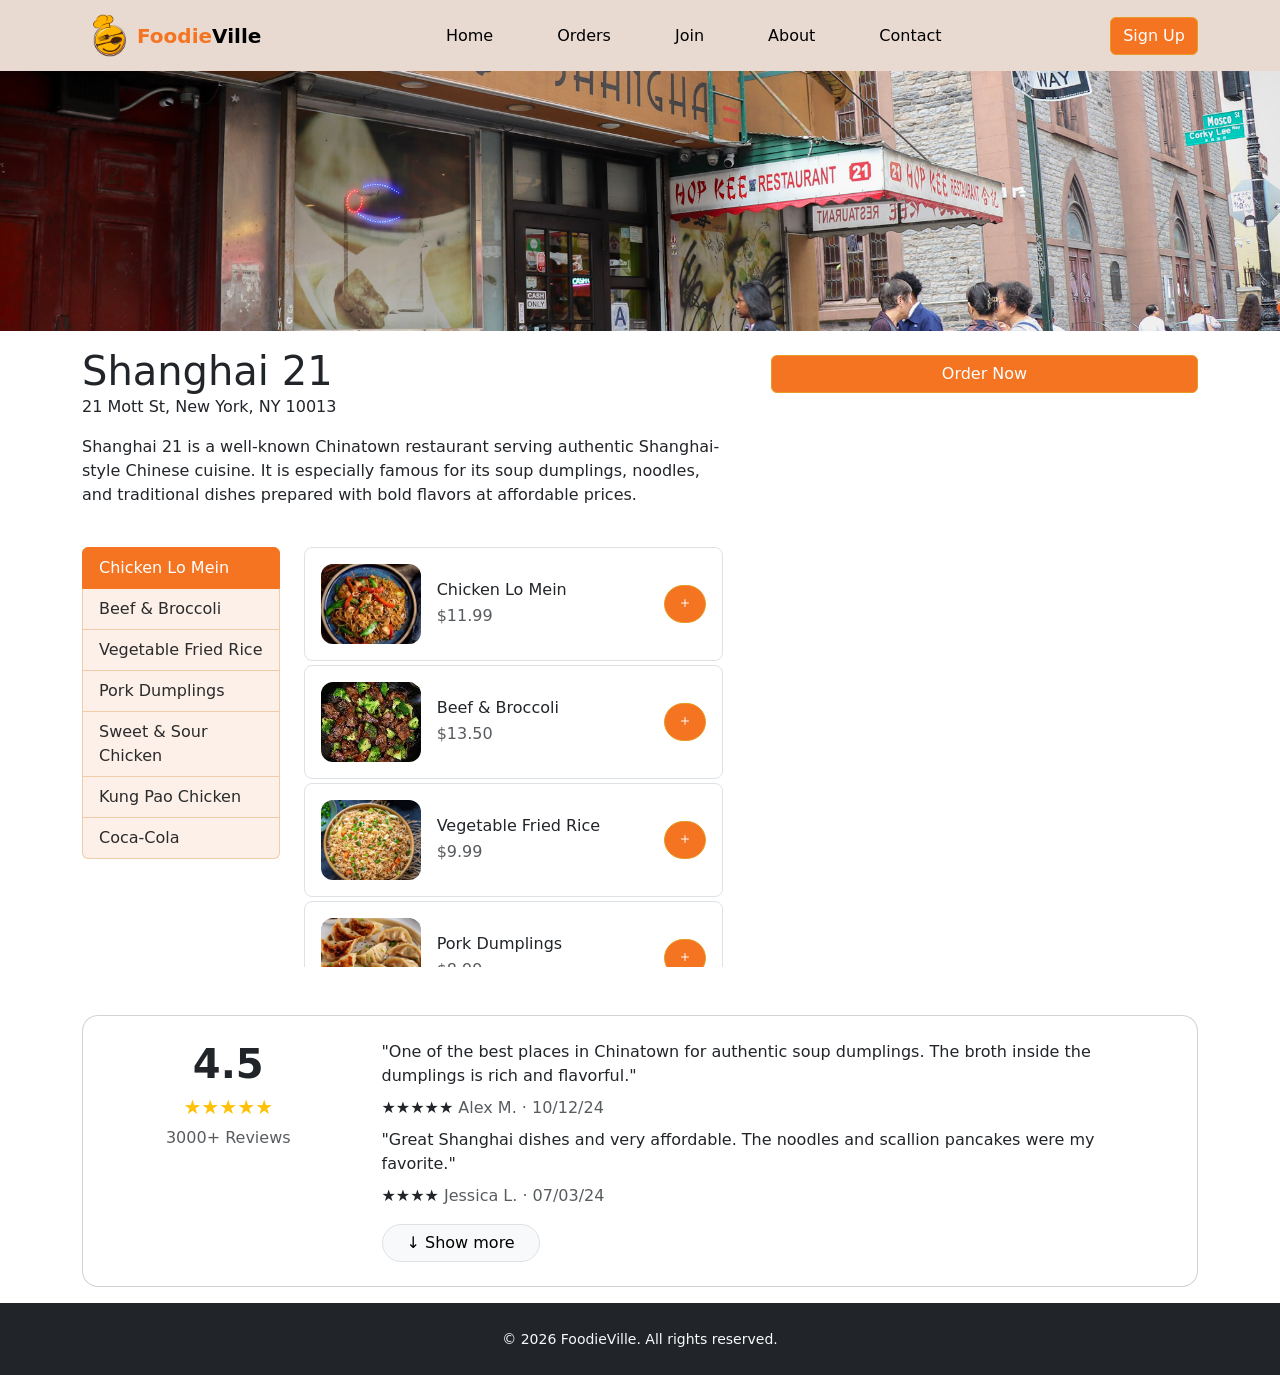
<file: restaurant3.html>
<!doctype html>
<html lang="en">

<head>
<meta charset="utf-8">
<meta name="viewport" content="width=device-width, initial-scale=1">
<title>Shanghai 21</title>

<link href="https://cdn.jsdelivr.net/npm/bootstrap@5.3.8/dist/css/bootstrap.min.css" rel="stylesheet">
<link rel="stylesheet" href="css/restaurant1.css">
<link rel="stylesheet" href="https://cdn.jsdelivr.net/npm/bootstrap-icons@1.13.1/font/bootstrap-icons.min.css">
</head>

<body class="d-flex flex-column min-vh-100">

<!-- navbar start -->
<nav class="navbar navbar-expand-lg bg-body-tertiary">
    <div class="container">

        <img src="img/logo.png" alt="FoodieVille Logo" class="nav-logo" />

        <a class="navbar-brand" href="index.html">
            <span class="text-primary fw-bold">Foodie</span><span class="fw-bold">Ville</span>
        </a>

        <button class="navbar-toggler" type="button" data-bs-toggle="collapse"
            data-bs-target="#navbarSupportedContent"
            aria-controls="navbarSupportedContent"
            aria-expanded="false"
            aria-label="Toggle navigation">

            <span class="navbar-toggler-icon"></span>

        </button>

        <div class="collapse navbar-collapse" id="navbarSupportedContent">

            <ul class="navbar-nav mx-auto mb-2 mb-lg-0 gap-5">

                <li class="nav-item">
                    <a class="nav-link active" href="index.html">Home</a>
                </li>

                <li class="nav-item">
                    <a class="nav-link active" href="checkoutRest1.html">Orders</a>
                </li>

                <li class="nav-item">
                    <a class="nav-link active" href="join-us.html">Join</a>
                </li>

                <li class="nav-item">
                    <a class="nav-link active" href="aboutus.html">About</a>
                </li>

                <li class="nav-item">
                    <a class="nav-link active" href="contact.html">Contact</a>
                </li>

            </ul>

            <a class="btn btn-primary" href="signUp.html">Sign Up</a>

        </div>

    </div>
</nav>

<!-- HERO -->
<section>

<div class="container-fluid p-0">
<div class="overflow-hidden" style="height:260px;">
<img src="img/shanghai21inside.jpg"
alt="Shanghai 21"
class="w-100 h-100"
style="object-fit:cover;">
</div>
</div>

<div class="container">
<div class="row gap-4 restaurant-layout">

<!-- LEFT COLUMN -->
<div class="col-md-7">

<h1 class="mb-0 mt-3">Shanghai 21</h1>
<p>21 Mott St, New York, NY 10013</p>

<p>
Shanghai 21 is a well-known Chinatown restaurant serving authentic
Shanghai-style Chinese cuisine. It is especially famous for its
soup dumplings, noodles, and traditional dishes prepared with
bold flavors at affordable prices.
</p>

<!-- MENU -->
<div class="row py-4">

<div class="col-4 d-none d-md-block">

<div id="list-example" class="list-group">
<a class="list-group-item list-group-item-action" href="#list-item-1">Chicken Lo Mein</a>
<a class="list-group-item list-group-item-action" href="#list-item-2">Beef & Broccoli</a>
<a class="list-group-item list-group-item-action" href="#list-item-3">Vegetable Fried Rice</a>
<a class="list-group-item list-group-item-action" href="#list-item-4">Pork Dumplings</a>
<a class="list-group-item list-group-item-action" href="#list-item-5">Sweet & Sour Chicken</a>
<a class="list-group-item list-group-item-action" href="#list-item-6">Kung Pao Chicken</a>
<a class="list-group-item list-group-item-action" href="#list-item-7">Coca-Cola</a>
</div>

</div>


<div class="col-12 col-md-8">

<div data-bs-spy="scroll"
data-bs-target="#list-example"
data-bs-smooth-scroll="true"
class="scrollspy-example list-scroll-section"
style="height:420px; overflow-y:auto;"
tabindex="0">

<!-- Menu items -->
<div id="list-item-1" class="border rounded-3 p-3 mb-1">
<div class="d-flex align-items-center gap-3">
<div class="img-container">
<img class="menu-item-img" src="img/lomein.jpg">
</div>
<div class="flex-grow-1">
<h6 class="mb-1">Chicken Lo Mein</h6>
<p class="mb-0 text-muted">$11.99</p>
</div>
<button class="btn btn-primary rounded-5 plus-btn ms-auto"
data-bs-toggle="modal"
data-bs-target="#menuModal">
<i class="bi bi-plus"></i>
</button>
</div>
</div>

<div id="list-item-2" class="border rounded-3 p-3 mb-1">
<div class="d-flex align-items-center gap-3">
<div class="img-container">
<img class="menu-item-img" src="img/beef.jpg">
</div>
<div class="flex-grow-1">
<h6 class="mb-1">Beef & Broccoli</h6>
<p class="mb-0 text-muted">$13.50</p>
</div>
<button class="btn btn-primary rounded-5 plus-btn ms-auto"
data-bs-toggle="modal"
data-bs-target="#menuModal">
<i class="bi bi-plus"></i>
</button>
</div>
</div>

<div id="list-item-3" class="border rounded-3 p-3 mb-1">
<div class="d-flex align-items-center gap-3">

<div class="img-container">
<img class="menu-item-img" src="img/friedrice.jpg">
</div>

<div class="flex-grow-1">
<h6 class="mb-1">Vegetable Fried Rice</h6>
<p class="mb-0 text-muted">$9.99</p>
</div>

<button class="btn btn-primary rounded-5 plus-btn ms-auto"
data-bs-toggle="modal"
data-bs-target="#menuModal">
<i class="bi bi-plus"></i>
</button>

</div>
</div>

<div id="list-item-4" class="border rounded-3 p-3 mb-1">
<div class="d-flex align-items-center gap-3">
<div class="img-container">
<img class="menu-item-img" src="img/porkdumplings.jpg">
</div>
<div class="flex-grow-1">
<h6 class="mb-1">Pork Dumplings</h6>
<p class="mb-0 text-muted">$8.99</p>
</div>
<button class="btn btn-primary rounded-5 plus-btn ms-auto"
data-bs-toggle="modal"
data-bs-target="#menuModal">
<i class="bi bi-plus"></i>
</button>
</div>
</div>

<div id="list-item-5" class="border rounded-3 p-3 mb-1">
<div class="d-flex align-items-center gap-3">
<div class="img-container">
<img class="menu-item-img" src="img/sweetandsourchicken.webp">
</div>
<div class="flex-grow-1">
<h6 class="mb-1">Sweet & Sour Chicken</h6>
<p class="mb-0 text-muted">$12.99</p>
</div>
<button class="btn btn-primary rounded-5 plus-btn ms-auto"
data-bs-toggle="modal"
data-bs-target="#menuModal">
<i class="bi bi-plus"></i>
</button>
</div>
</div>

<div id="list-item-6" class="border rounded-3 p-3 mb-1">
<div class="d-flex align-items-center gap-3">
<div class="img-container">
<img class="menu-item-img" src="img/kungpaochicken.jpg">
</div>
<div class="flex-grow-1">
<h6 class="mb-1">Kung Pao Chicken</h6>
<p class="mb-0 text-muted">$13.99</p>
</div>
<button class="btn btn-primary rounded-5 plus-btn ms-auto"
data-bs-toggle="modal"
data-bs-target="#menuModal">
<i class="bi bi-plus"></i>
</button>
</div>
</div>

<div id="list-item-7" class="border rounded-3 p-3 mb-5">
<div class="d-flex align-items-center gap-3">
<div class="img-container">
<img class="menu-item-img" src="img/cocacola.jpg">
</div>
<div class="flex-grow-1">
<h6 class="mb-1">Coca-Cola</h6>
<p class="mb-0 text-muted">$2.50</p>
</div>
<button class="btn btn-primary rounded-5 plus-btn ms-auto"
data-bs-toggle="modal"
data-bs-target="#menuModal">
<i class="bi bi-plus"></i>
</button>
</div>
</div>



</div>
</div>

</div>
</div>

<!-- RIGHT COLUMN -->
<div class="col-md-3 pt-4 flex-fill text-end">

<button class="btn btn-primary w-100"
data-bs-toggle="modal"
data-bs-target="#menuModal">
Order Now
</button>

<!-- MODAL -->
<div class="modal fade" id="menuModal" tabindex="-1">
<div class="modal-dialog modal-dialog-scrollable">
<div class="modal-content">

<div class="modal-header">
<h5 class="modal-title">Your Order</h5>
<button type="button" class="btn-close" data-bs-dismiss="modal"></button>
</div>

<div class="modal-body text-start">
<form>

<div class="d-flex flex-column gap-3">

<!-- Chicken Lo Mein -->
<div class="border rounded-3 p-2">
<div class="d-flex align-items-center gap-3 quantity-control">
<div class="img-container flex-shrink-0">
<img class="menu-item-img" src="img/lomein.jpg">
</div>

<div class="menu-item-info flex-grow-1">
<h6 class="mb-1 menu-item-name">Chicken Lo Mein</h6>
<p class="mb-0 text-muted menu-item-price">$11.99</p>
</div>

<div class="quantity-buttons d-flex align-items-center gap-2">
<button type="button" class="btn btn-outline-primary btn-sm minus-btn"><i class="bi bi-dash"></i></button>
<span class="fw-semibold count">0</span>
<button type="button" class="btn btn-outline-primary btn-sm plus-btn"><i class="bi bi-plus"></i></button>
</div>
</div>
</div>


<!-- Beef & Broccoli -->
<div class="border rounded-3 p-2">
<div class="d-flex align-items-center gap-3 quantity-control">
<div class="img-container flex-shrink-0">
<img class="menu-item-img" src="img/beef.jpg">
</div>

<div class="menu-item-info flex-grow-1">
<h6 class="mb-1 menu-item-name">Beef & Broccoli</h6>
<p class="mb-0 text-muted menu-item-price">$13.50</p>
</div>

<div class="quantity-buttons d-flex align-items-center gap-2">
<button type="button" class="btn btn-outline-primary btn-sm minus-btn"><i class="bi bi-dash"></i></button>
<span class="fw-semibold count">0</span>
<button type="button" class="btn btn-outline-primary btn-sm plus-btn"><i class="bi bi-plus"></i></button>
</div>
</div>
</div>


<!-- Vegetable Fried Rice -->
<div class="border rounded-3 p-2">
<div class="d-flex align-items-center gap-3 quantity-control">
<div class="img-container flex-shrink-0">
<img class="menu-item-img" src="img/friedrice.jpg">
</div>

<div class="menu-item-info flex-grow-1">
<h6 class="mb-1 menu-item-name">Vegetable Fried Rice</h6>
<p class="mb-0 text-muted menu-item-price">$9.99</p>
</div>

<div class="quantity-buttons d-flex align-items-center gap-2">
<button type="button" class="btn btn-outline-primary btn-sm minus-btn"><i class="bi bi-dash"></i></button>
<span class="fw-semibold count">0</span>
<button type="button" class="btn btn-outline-primary btn-sm plus-btn"><i class="bi bi-plus"></i></button>
</div>
</div>
</div>


<!-- Pork Dumplings -->
<div class="border rounded-3 p-2">
<div class="d-flex align-items-center gap-3 quantity-control">
<div class="img-container flex-shrink-0">
<img class="menu-item-img" src="img/porkdumplings.jpg">
</div>

<div class="menu-item-info flex-grow-1">
<h6 class="mb-1 menu-item-name">Pork Dumplings</h6>
<p class="mb-0 text-muted menu-item-price">$8.99</p>
</div>

<div class="quantity-buttons d-flex align-items-center gap-2">
<button type="button" class="btn btn-outline-primary btn-sm minus-btn"><i class="bi bi-dash"></i></button>
<span class="fw-semibold count">0</span>
<button type="button" class="btn btn-outline-primary btn-sm plus-btn"><i class="bi bi-plus"></i></button>
</div>
</div>
</div>


<!-- Sweet & Sour Chicken -->
<div class="border rounded-3 p-2">
<div class="d-flex align-items-center gap-3 quantity-control">
<div class="img-container flex-shrink-0">
<img class="menu-item-img" src="img/sweetandsourchicken.webp">
</div>

<div class="menu-item-info flex-grow-1">
<h6 class="mb-1 menu-item-name">Sweet & Sour Chicken</h6>
<p class="mb-0 text-muted menu-item-price">$12.99</p>
</div>

<div class="quantity-buttons d-flex align-items-center gap-2">
<button type="button" class="btn btn-outline-primary btn-sm minus-btn"><i class="bi bi-dash"></i></button>
<span class="fw-semibold count">0</span>
<button type="button" class="btn btn-outline-primary btn-sm plus-btn"><i class="bi bi-plus"></i></button>
</div>
</div>
</div>


<!-- Kung Pao Chicken -->
<div class="border rounded-3 p-2">
<div class="d-flex align-items-center gap-3 quantity-control">
<div class="img-container flex-shrink-0">
<img class="menu-item-img" src="img/kungpaochicken.jpg">
</div>

<div class="menu-item-info flex-grow-1">
<h6 class="mb-1 menu-item-name">Kung Pao Chicken</h6>
<p class="mb-0 text-muted menu-item-price">$13.99</p>
</div>

<div class="quantity-buttons d-flex align-items-center gap-2">
<button type="button" class="btn btn-outline-primary btn-sm minus-btn"><i class="bi bi-dash"></i></button>
<span class="fw-semibold count">0</span>
<button type="button" class="btn btn-outline-primary btn-sm plus-btn"><i class="bi bi-plus"></i></button>
</div>
</div>
</div>


<!-- Coca-Cola -->
<div class="border rounded-3 p-2">
<div class="d-flex align-items-center gap-3 quantity-control">
<div class="img-container flex-shrink-0">
<img class="menu-item-img" src="img/cocacola.jpg">
</div>

<div class="menu-item-info flex-grow-1">
<h6 class="mb-1 menu-item-name">Coca-Cola</h6>
<p class="mb-0 text-muted menu-item-price">$2.50</p>
</div>

<div class="quantity-buttons d-flex align-items-center gap-2">
<button type="button" class="btn btn-outline-primary btn-sm minus-btn"><i class="bi bi-dash"></i></button>
<span class="fw-semibold count">0</span>
<button type="button" class="btn btn-outline-primary btn-sm plus-btn"><i class="bi bi-plus"></i></button>
</div>
</div>
</div>
<div class="pt-2">
    <label for="specialInstructions" class="form-label">Extra Directions</label>
    <textarea
        class="form-control"
        id="specialInstructions"
        rows="3"
        placeholder="Example: No pickles, extra dressing, sauce on the side"
    ></textarea>
</div>

</div>

</form>
</div>

<div class="modal-footer">
<button class="btn btn-secondary" data-bs-dismiss="modal">Cancel</button>
<button class="btn btn-primary" onclick="checkoutRestaurant()">Checkout</button>
</div>

</div>
</div>
</div>

<div class="map-container py-4 overflow-hidden w-100"
style="height:350px;">
<iframe class="w-100 h-100 border-0 rounded-3"
src="https://www.google.com/maps?q=21+Mott+St+New+York+NY+10013&output=embed">
</iframe>
</div>

</div>

</div>
</div>

</section>

<!-- REVIEWS -->
<!-- REVIEWS -->

<section class="container mb-3">

<div class="col-12 mt-4">

<div class="card p-3 rounded-4">

<div class="row g-3 align-items-start">

<div class="col-md-3 text-md-center">

<div class="card-body p-2">

<h1 class="fw-bold mb-1">4.5</h1>

<div class="text-warning fs-5 mb-1">★★★★★</div>

<p class="text-muted mb-0">3000+ Reviews</p>

</div>

</div>

<div class="col-md-9">

<div class="card-body p-2">

<p class="mb-2">
"One of the best places in Chinatown for authentic soup dumplings.
The broth inside the dumplings is rich and flavorful."
</p>

<p class="mb-2">
<span class="text-dark">★★★★★</span>
<span class="text-muted"> Alex M. · 10/12/24</span>
</p>

<p class="mb-2">
"Great Shanghai dishes and very affordable. The noodles
and scallion pancakes were my favorite."
</p>

<p class="mb-3">
<span class="text-dark">★★★★</span>
<span class="text-muted"> Jessica L. · 07/03/24</span>
</p>

<a href="#" class="btn btn-light rounded-pill px-4 border">
↓ Show more
</a>

</div>

</div>

</div>

</div>

</div>

</section>

<footer class="bg-dark text-light py-4 mt-auto">
<div class="container text-center">
<small>© 2026 FoodieVille. All rights reserved.</small>
</div>
</footer>

<script src="https://cdn.jsdelivr.net/npm/bootstrap@5.3.8/dist/js/bootstrap.bundle.min.js"></script>
<script src="js/restaurant1.js"></script>

</body>
</html>
</file>
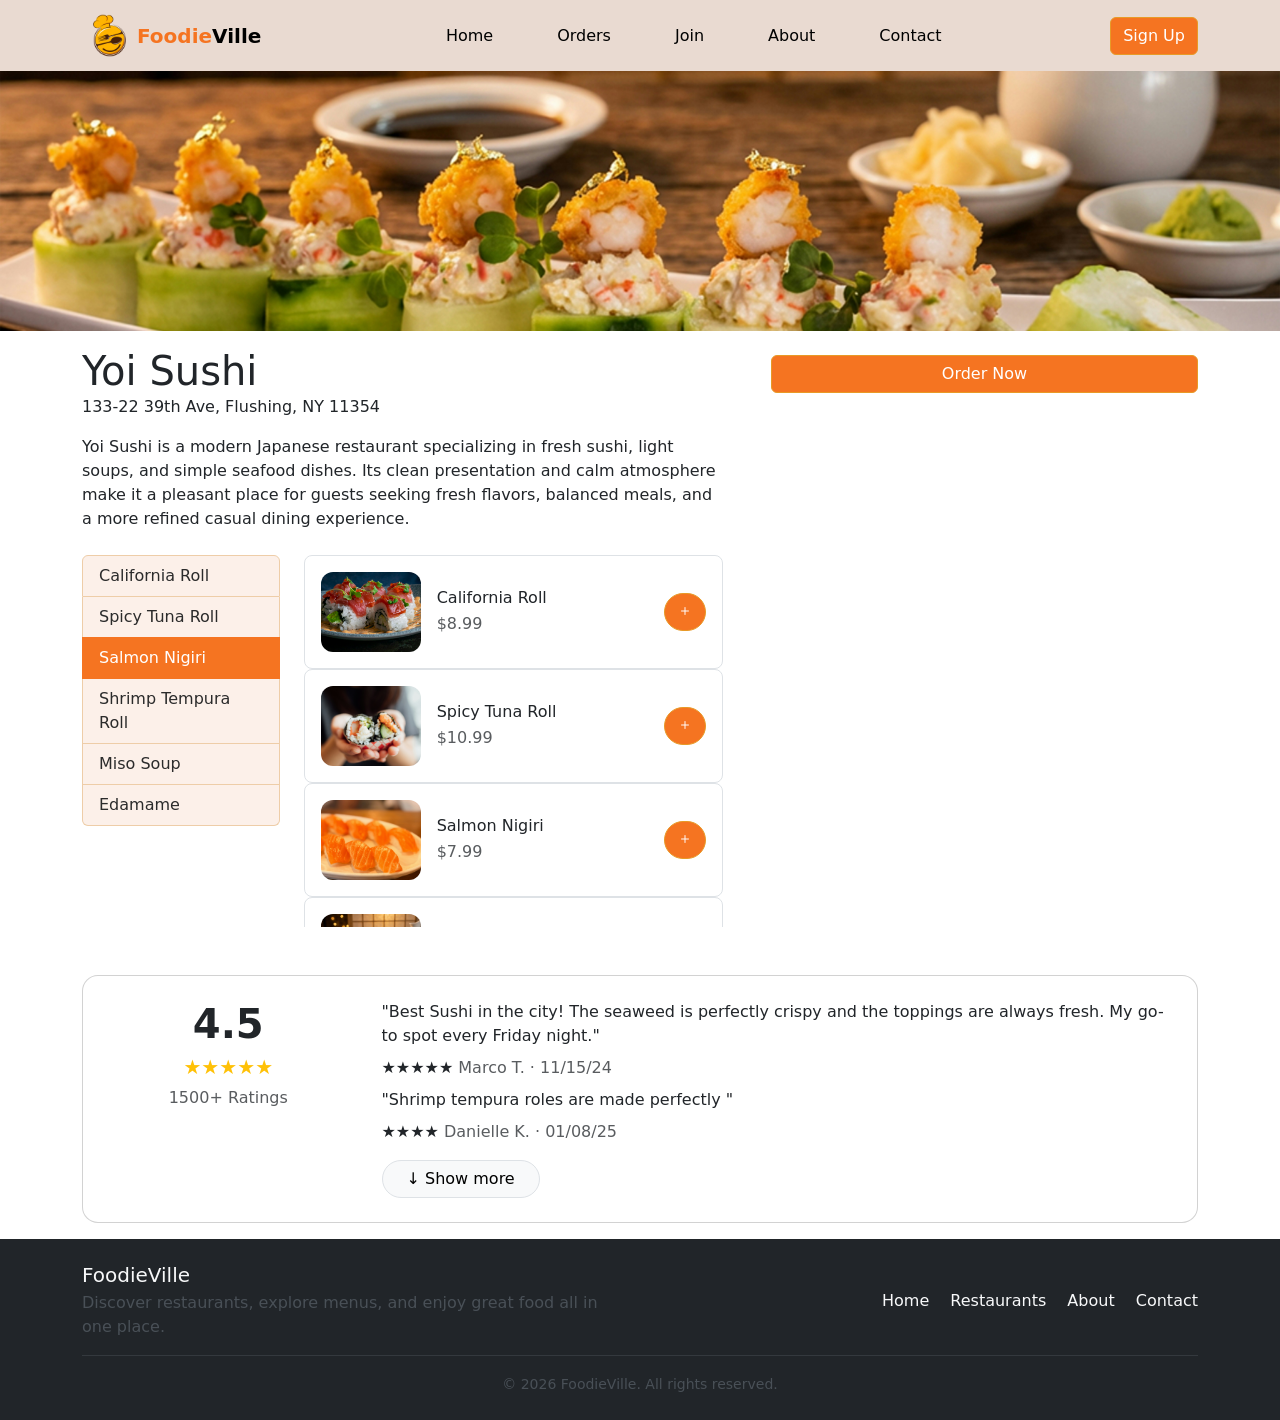
<file: restaurant4.html>
<!doctype html>
<html lang="en">

<head>
    <meta charset="utf-8" />
    <meta name="viewport" content="width=device-width, initial-scale=1" />
    <title>Restaurant</title>
    <link href="https://cdn.jsdelivr.net/npm/bootstrap@5.3.8/dist/css/bootstrap.min.css" rel="stylesheet"
        integrity="sha384-sRIl4kxILFvY47J16cr9ZwB07vP4J8+LH7qKQnuqkuIAvNWLzeN8tE5YBujZqJLB" crossorigin="anonymous" />
    <link rel="stylesheet" href="css/restaurant1.css" />

    <link rel="stylesheet" href="https://cdn.jsdelivr.net/npm/bootstrap-icons@1.13.1/font/bootstrap-icons.min.css" />
</head>



<body class="d-flex flex-column min-vh-100">
    <!-- navbar start -->
    <nav class="navbar navbar-expand-lg bg-body-tertiary">
        <div class="container">
            <img src="img/logo.png" alt="FoodieVille Logo" class="nav-logo" />
            <a class="navbar-brand" href="index.html">
                <span class="text-primary fw-bold">Foodie</span><span class="fw-bold">Ville</span>
            </a>

            <button class="navbar-toggler" type="button" data-bs-toggle="collapse"
                data-bs-target="#navbarSupportedContent" aria-controls="navbarSupportedContent" aria-expanded="false"
                aria-label="Toggle navigation">
                <span class="navbar-toggler-icon"></span>
            </button>

            <div class="collapse navbar-collapse" id="navbarSupportedContent">
                <ul class="navbar-nav mx-auto mb-2 mb-lg-0 gap-5">
                    <li class="nav-item">
                        <a class="nav-link active" href="index.html">Home</a>
                    </li>
                    <li class="nav-item">
                        <a class="nav-link active" href="checkoutRest1.html">Orders</a>
                    </li>
                    <li class="nav-item">
                        <a class="nav-link active" href="join-us.html">Join</a>
                    </li>
                    <li class="nav-item">
                        <a class="nav-link active" href="aboutus.html">About</a>
                    </li>
                    <li class="nav-item">
                        <a class="nav-link active" href="contact.html">Contact</a>
                    </li>
                </ul>

                <a class="btn btn-primary" href="signUp.html">Sign Up</a>
            </div>
    </nav>

    <!-- restaurant hero section -->
    <section>
        <div class="container-fluid p-0">
            <div class="overflow-hidden" style="height: 260px">
                <img src="./img/restaurant4/shrimpTempuraRoll.jpg" alt="Restaurant food" class="w-100 h-100"
                    style="object-fit: cover" />
            </div>
        </div>
        <!-- restaurant info-->
        <div class="container">
            <div class="row gap-4 restaurant-layout">
                <div class="col-md-7 h-100">
                    <div>
                        <h1 class="mb-0 mt-3">Yoi Sushi</h1>
                        <p class="text-align-justify">
                            133-22 39th Ave, Flushing, NY 11354
                        </p>
                        Yoi Sushi is a modern Japanese restaurant
                        specializing in fresh sushi, light soups, and simple
                        seafood dishes. Its clean presentation and calm
                        atmosphere make it a pleasant place for guests
                        seeking fresh flavors, balanced meals, and a more
                        refined casual dining experience.
                    </div>
                    <div class="row py-4 menu-section-row">
                        <div class="col-4 d-none d-md-block">
                            <div id="list-example" class="list-group">
                                <a class="list-group-item list-group-item-action" href="#list-item-1">California
                                    Roll</a>
                                <a class="list-group-item list-group-item-action" href="#list-item-2">Spicy Tuna
                                    Roll</a>
                                <a class="list-group-item list-group-item-action" href="#list-item-3">Salmon Nigiri</a>
                                <a class="list-group-item list-group-item-action" href="#list-item-4">Shrimp Tempura
                                    Roll</a>
                                <a class="list-group-item list-group-item-action" href="#list-item-5">Miso Soup</a>
                                <a class="list-group-item list-group-item-action" href="#list-item-6">Edamame</a>
                            </div>
                        </div>
                        <div class="col-12 col-md-8 mh-100">
                            <div data-bs-spy="scroll" data-bs-target="#list-example" data-bs-smooth-scroll="true"
                                class="scrollspy-example list-scroll-section" tabindex="0">
                                <div id="list-item-1">
                                    <div class="border rounded-3 p-3">
                                        <div class="d-flex align-items-center gap-3">
                                            <div class="img-container object-fit">
                                                <img class="menu-item-img" src="img/restaurant4/californiaRoll.jpg"
                                                    alt="" />
                                            </div>
                                            <div class="flex-grow-1">
                                                <h6 class="mb-1">
                                                    California Roll
                                                </h6>
                                                <p class="mb-0 text-muted">
                                                    $8.99
                                                </p>
                                            </div>
                                            <button type="button"
                                                class="btn btn-primary btn-md rounded-5 plus-btn ms-auto"
                                                data-bs-toggle="modal" data-bs-target="#menuModal">
                                                <i class="bi bi-plus"></i>
                                            </button>
                                        </div>
                                    </div>
                                </div>
                                <div id="list-item-2">
                                    <div class="border rounded-3 p-3">
                                        <div class="d-flex align-items-center gap-3">
                                            <div class="img-container object-fit">
                                                <img class="menu-item-img" src="img/restaurant4/spicyTunaRoll.jpg"
                                                    alt="" />
                                            </div>
                                            <div class="flex-grow-1">
                                                <h6 class="mb-1">
                                                    Spicy Tuna Roll
                                                </h6>
                                                <p class="mb-0 text-muted">
                                                    $10.99
                                                </p>
                                            </div>
                                            <button type="button"
                                                class="btn btn-primary btn-md rounded-5 plus-btn ms-auto"
                                                data-bs-toggle="modal" data-bs-target="#menuModal">
                                                <i class="bi bi-plus"></i>
                                            </button>
                                        </div>
                                    </div>
                                </div>
                                <div id="list-item-3">
                                    <div class="border rounded-3 p-3">
                                        <div class="d-flex align-items-center gap-3">
                                            <div class="img-container object-fit">
                                                <img class="menu-item-img" src="img/restaurant4/SalmonNigiri.jpg"
                                                    alt="" />
                                            </div>
                                            <div class="flex-grow-1">
                                                <h6 class="mb-1">
                                                    Salmon Nigiri
                                                </h6>
                                                <p class="mb-0 text-muted">
                                                    $7.99
                                                </p>
                                            </div>
                                            <button type="button"
                                                class="btn btn-primary btn-md rounded-5 plus-btn ms-auto"
                                                data-bs-toggle="modal" data-bs-target="#menuModal">
                                                <i class="bi bi-plus"></i>
                                            </button>
                                        </div>
                                    </div>
                                </div>
                                <div id="list-item-4">
                                    <div class="border rounded-3 p-3">
                                        <div class="d-flex align-items-center gap-3">
                                            <div class="img-container object-fit">
                                                <img class="menu-item-img" src="img/restaurant4/shrimpTempuraRoll.jpg"
                                                    alt="" />
                                            </div>
                                            <div class="flex-grow-1">
                                                <h6 class="mb-1">
                                                    Shrimp Tempura Roll
                                                </h6>
                                                <p class="mb-0 text-muted">
                                                    $11.99
                                                </p>
                                            </div>
                                            <button type="button"
                                                class="btn btn-primary btn-md rounded-5 plus-btn ms-auto"
                                                data-bs-toggle="modal" data-bs-target="#menuModal">
                                                <i class="bi bi-plus"></i>
                                            </button>
                                        </div>
                                    </div>
                                </div>
                                <div id="list-item-5">
                                    <div class="border rounded-3 p-3">
                                        <div class="d-flex align-items-center gap-3">
                                            <div class="img-container object-fit">
                                                <img class="menu-item-img" src="img/restaurant4/miso-soup.jpg" alt="" />
                                            </div>
                                            <div class="flex-grow-1">
                                                <h6 class="mb-1">
                                                    Miso Soup
                                                </h6>
                                                <p class="mb-0 text-muted">
                                                    $3.99
                                                </p>
                                            </div>
                                            <button type="button"
                                                class="btn btn-primary btn-md rounded-5 plus-btn ms-auto"
                                                data-bs-toggle="modal" data-bs-target="#menuModal">
                                                <i class="bi bi-plus"></i>
                                            </button>
                                        </div>
                                    </div>
                                </div>
                                <div id="list-item-6">
                                    <div class="border rounded-3 p-3">
                                        <div class="d-flex align-items-center gap-3">
                                            <div class="img-container object-fit">
                                                <img class="menu-item-img" src="img/restaurant4/edamame.jpg" alt="" />
                                            </div>
                                            <div class="flex-grow-1">
                                                <h6 class="mb-1">
                                                    Edamame
                                                </h6>
                                                <p class="mb-0 text-muted">
                                                    $4.99
                                                </p>
                                            </div>
                                            <button type="button"
                                                class="btn btn-primary btn-md rounded-5 plus-btn ms-auto"
                                                data-bs-toggle="modal" data-bs-target="#menuModal">
                                                <i class="bi bi-plus"></i>
                                            </button>
                                        </div>
                                    </div>
                                </div>
                            </div>
                        </div>
                    </div>
                </div>
                <!-- menu items -->

                <!-- Modal Section -->
                <div class="col-md-3 pt-4 flex-fill text-end">
                    <!-- Button trigger modal -->
                    <button type="button" class="btn btn-primary w-100" data-bs-toggle="modal"
                        data-bs-target="#menuModal">
                        Order Now
                    </button>
                    <!-- Modal -->
                    <div class="modal fade" id="menuModal" tabindex="-1" aria-labelledby="menuModalLabel"
                        aria-hidden="true">
                        <div class="modal-dialog modal-l modal-dialog-scrollable">
                            <div class="modal-content">
                                <div class="modal-header">
                                    <h1 class="modal-title fs-5" id="menuModalLabel">
                                        Menu
                                    </h1>
                                    <button type="button" class="btn-close" data-bs-dismiss="modal"
                                        aria-label="Close"></button>
                                </div>
                                <div class="modal-body text-start">
                                    <form>
                                        <div class="d-flex flex-column gap-3">
                                            <div class="border rounded-3 p-2">
                                                <div class="d-flex align-items-center gap-3 quantity-control">
                                                    <div class="img-container flex-shrink-0">
                                                        <img class="menu-item-img"
                                                            src="img/restaurant4/californiaRoll.jpg" alt="" />
                                                    </div>

                                                    <div class="menu-item-info flex-grow-1">
                                                        <h6 class="mb-1 menu-item-name">
                                                            California Roll
                                                        </h6>
                                                        <p class="mb-0 text-muted menu-item-price">
                                                            $8.99
                                                        </p>
                                                    </div>

                                                    <div
                                                        class="quantity-buttons d-flex align-items-center justify-content-end gap-2 flex-shrink-0">
                                                        <button type="button"
                                                            class="btn btn-outline-primary btn-sm minus-btn">
                                                            <i class="bi bi-dash"></i>
                                                        </button>
                                                        <span class="fw-semibold count">0</span>
                                                        <button type="button"
                                                            class="btn btn-outline-primary btn-sm plus-btn">
                                                            <i class="bi bi-plus"></i>
                                                        </button>
                                                    </div>
                                                </div>
                                            </div>

                                            <div class="border rounded-3 p-2">
                                                <div class="d-flex align-items-center gap-3 quantity-control">
                                                    <div class="img-container flex-shrink-0">
                                                        <img class="menu-item-img"
                                                            src="img/restaurant4/spicyTunaRoll.jpg" alt="" />
                                                    </div>

                                                    <div class="menu-item-info flex-grow-1">
                                                        <h6 class="mb-1 menu-item-name">
                                                            Spicy Tuna Roll
                                                        </h6>
                                                        <p class="mb-0 text-muted menu-item-price">
                                                            $10.99
                                                        </p>
                                                    </div>

                                                    <div
                                                        class="quantity-buttons d-flex align-items-center justify-content-end gap-2 flex-shrink-0">
                                                        <button type="button"
                                                            class="btn btn-outline-primary btn-sm minus-btn">
                                                            <i class="bi bi-dash"></i>
                                                        </button>
                                                        <span class="fw-semibold count">0</span>
                                                        <button type="button"
                                                            class="btn btn-outline-primary btn-sm plus-btn">
                                                            <i class="bi bi-plus"></i>
                                                        </button>
                                                    </div>
                                                </div>
                                            </div>

                                            <div class="border rounded-3 p-2">
                                                <div class="d-flex align-items-center gap-3 quantity-control">
                                                    <div class="img-container flex-shrink-0">
                                                        <img class="menu-item-img"
                                                            src="img/restaurant4/SalmonNigiri.jpg" alt="" />
                                                    </div>

                                                    <div class="menu-item-info flex-grow-1">
                                                        <h6 class="mb-1 menu-item-name">
                                                            Salmon Nigiri
                                                        </h6>
                                                        <p class="mb-0 text-muted menu-item-price">
                                                            $7.99
                                                        </p>
                                                    </div>

                                                    <div
                                                        class="quantity-buttons d-flex align-items-center justify-content-end gap-2 flex-shrink-0">
                                                        <button type="button"
                                                            class="btn btn-outline-primary btn-sm minus-btn">
                                                            <i class="bi bi-dash"></i>
                                                        </button>
                                                        <span class="fw-semibold count">0</span>
                                                        <button type="button"
                                                            class="btn btn-outline-primary btn-sm plus-btn">
                                                            <i class="bi bi-plus"></i>
                                                        </button>
                                                    </div>
                                                </div>
                                            </div>

                                            <div class="border rounded-3 p-2">
                                                <div class="d-flex align-items-center gap-3 quantity-control">
                                                    <div class="img-container flex-shrink-0">
                                                        <img class="menu-item-img"
                                                            src="img/restaurant4/shrimpTempuraRoll.jpg" alt="" />
                                                    </div>

                                                    <div class="menu-item-info flex-grow-1">
                                                        <h6 class="mb-1 menu-item-name">
                                                            Shrimp Tempura
                                                            Roll
                                                        </h6>
                                                        <p class="mb-0 text-muted menu-item-price">
                                                            $11.99
                                                        </p>
                                                    </div>

                                                    <div
                                                        class="quantity-buttons d-flex align-items-center justify-content-end gap-2 flex-shrink-0">
                                                        <button type="button"
                                                            class="btn btn-outline-primary btn-sm minus-btn">
                                                            <i class="bi bi-dash"></i>
                                                        </button>
                                                        <span class="fw-semibold count">0</span>
                                                        <button type="button"
                                                            class="btn btn-outline-primary btn-sm plus-btn">
                                                            <i class="bi bi-plus"></i>
                                                        </button>
                                                    </div>
                                                </div>
                                            </div>

                                            <div class="border rounded-3 p-2">
                                                <div class="d-flex align-items-center gap-3 quantity-control">
                                                    <div class="img-container flex-shrink-0">
                                                        <img class="menu-item-img" src="img/restaurant4/miso-soup.jpg"
                                                            alt="" />
                                                    </div>

                                                    <div class="menu-item-info flex-grow-1">
                                                        <h6 class="mb-1 menu-item-name">
                                                            Miso Soup
                                                        </h6>
                                                        <p class="mb-0 text-muted menu-item-price">
                                                            $3.99
                                                        </p>
                                                    </div>

                                                    <div
                                                        class="quantity-buttons d-flex align-items-center justify-content-end gap-2 flex-shrink-0">
                                                        <button type="button"
                                                            class="btn btn-outline-primary btn-sm minus-btn">
                                                            <i class="bi bi-dash"></i>
                                                        </button>
                                                        <span class="fw-semibold count">0</span>
                                                        <button type="button"
                                                            class="btn btn-outline-primary btn-sm plus-btn">
                                                            <i class="bi bi-plus"></i>
                                                        </button>
                                                    </div>
                                                </div>
                                            </div>

                                            <div class="border rounded-3 p-2">
                                                <div class="d-flex align-items-center gap-3 quantity-control">
                                                    <div class="img-container flex-shrink-0">
                                                        <img class="menu-item-img" src="img/restaurant4/edamame.jpg"
                                                            alt="" />
                                                    </div>

                                                    <div class="menu-item-info flex-grow-1">
                                                        <h6 class="mb-1 menu-item-name">
                                                            Edamame
                                                        </h6>
                                                        <p class="mb-0 text-muted menu-item-price">
                                                            $4.99
                                                        </p>
                                                    </div>

                                                    <div
                                                        class="quantity-buttons d-flex align-items-center justify-content-end gap-2 flex-shrink-0">
                                                        <button type="button"
                                                            class="btn btn-outline-primary btn-sm minus-btn">
                                                            <i class="bi bi-dash"></i>
                                                        </button>
                                                        <span class="fw-semibold count">0</span>
                                                        <button type="button"
                                                            class="btn btn-outline-primary btn-sm plus-btn">
                                                            <i class="bi bi-plus"></i>
                                                        </button>
                                                    </div>
                                                </div>
                                            </div>

                                            <div class="pt-2">
                                                <label for="specialInstructions" class="form-label">Extra
                                                    Directions</label>
                                                <textarea class="form-control" id="specialInstructions" rows="3"
                                                    placeholder="Example: No pickles, extra dressing, sauce on the side"></textarea>
                                            </div>
                                        </div>
                                    </form>
                                </div>
                                <div class="modal-footer">
                                    <button type="button" class="btn btn-secondary" data-bs-dismiss="modal">
                                        Cancel
                                    </button>
                                    <button type="button" class="btn btn-primary" onclick="checkoutRestaurant()">
                                        Checkout
                                    </button>
                                </div>
                            </div>
                        </div>
                    </div>
                    <div class="map-container py-4 overflow-hidden w-100" style="height: 350px">
                        <iframe
                            src="https://www.google.com/maps/embed?pb=!1m18!1m12!1m3!1d3022.137520491938!2d-73.83622062416485!3d40.75899997138663!2m3!1f0!2f0!3f0!3m2!1i1024!2i768!4f13.1!3m3!1m2!1s0x89c2600e850830b9%3A0xff68f22e69e8e096!2s133-22%2039th%20Ave%2C%20Flushing%2C%20NY%2011354!5e0!3m2!1sen!2sus!4v1773243279792!5m2!1sen!2sus"
                            width="600" height="450" style="border: 0" allowfullscreen="" loading="lazy"
                            referrerpolicy="no-referrer-when-downgrade"></iframe>
                    </div>
                </div>
            </div>
        </div>
    </section>
    <section class="container mb-3">
        <!-- review section -->
        <div class="col-12 mt-4">
            <div class="card p-3 rounded-4">
                <div class="row g-3 align-items-start">
                    <!-- left rating section -->
                    <div class="col-md-3 text-md-center">
                        <div class="card-body p-2">
                            <h1 class="fw-bold mb-1">4.5</h1>
                            <div class="text-warning fs-5 mb-1">★★★★★</div>
                            <p class="text-muted mb-0">1500+ Ratings</p>
                        </div>
                    </div>

                    <!-- right review section -->
                    <div class="col-md-9">
                        <div class="card-body p-2">
                            <p class="mb-2">
                                "Best Sushi in the city! The seaweed is
                                perfectly crispy and the toppings are always
                                fresh. My go-to spot every Friday night."
                            </p>

                            <p class="mb-2">
                                <span class="text-dark">★★★★★</span>
                                <span class="text-muted">
                                    Marco T. · 11/15/24</span>
                            </p>

                            <p class="mb-2">
                                "Shrimp tempura roles are made perfectly "
                            </p>

                            <p class="mb-3">
                                <span class="text-dark">★★★★</span>
                                <span class="text-muted">
                                    Danielle K. · 01/08/25</span>
                            </p>

                            <a href="#" class="btn btn-light rounded-pill px-4 border">
                                ↓ Show more
                            </a>
                        </div>
                    </div>
                </div>
            </div>
        </div>
    </section>
    <footer class="bg-dark text-light py-4 mt-auto">
        <div class="container">
            <div class="row align-items-center gy-3">
                <div class="col-md-6">
                    <h5 class="mb-1">FoodieVille</h5>
                    <p class="mb-0 text-light-emphasis">
                        Discover restaurants, explore menus, and enjoy great
                        food all in one place.
                    </p>
                </div>

                <div class="col-md-6 text-md-end">
                    <a href="#" class="text-light text-decoration-none me-3">Home</a>
                    <a href="#" class="text-light text-decoration-none me-3">Restaurants</a>
                    <a href="#" class="text-light text-decoration-none me-3">About</a>
                    <a href="#" class="text-light text-decoration-none">Contact</a>
                </div>
            </div>

            <hr class="border-secondary my-3" />

            <div class="text-center">
                <small class="text-light-emphasis">&copy; 2026 FoodieVille. All rights reserved.</small>
            </div>
        </div>
    </footer>

    <script src="https://cdn.jsdelivr.net/npm/bootstrap@5.3.8/dist/js/bootstrap.bundle.min.js"
        integrity="sha384-FKyoEForCGlyvwx9Hj09JcYn3nv7wiPVlz7YYwJrWVcXK/BmnVDxM+D2scQbITxI"
        crossorigin="anonymous"></script>
    <script src="js/restaurant1.js"></script>
</body>

</html>
</file>
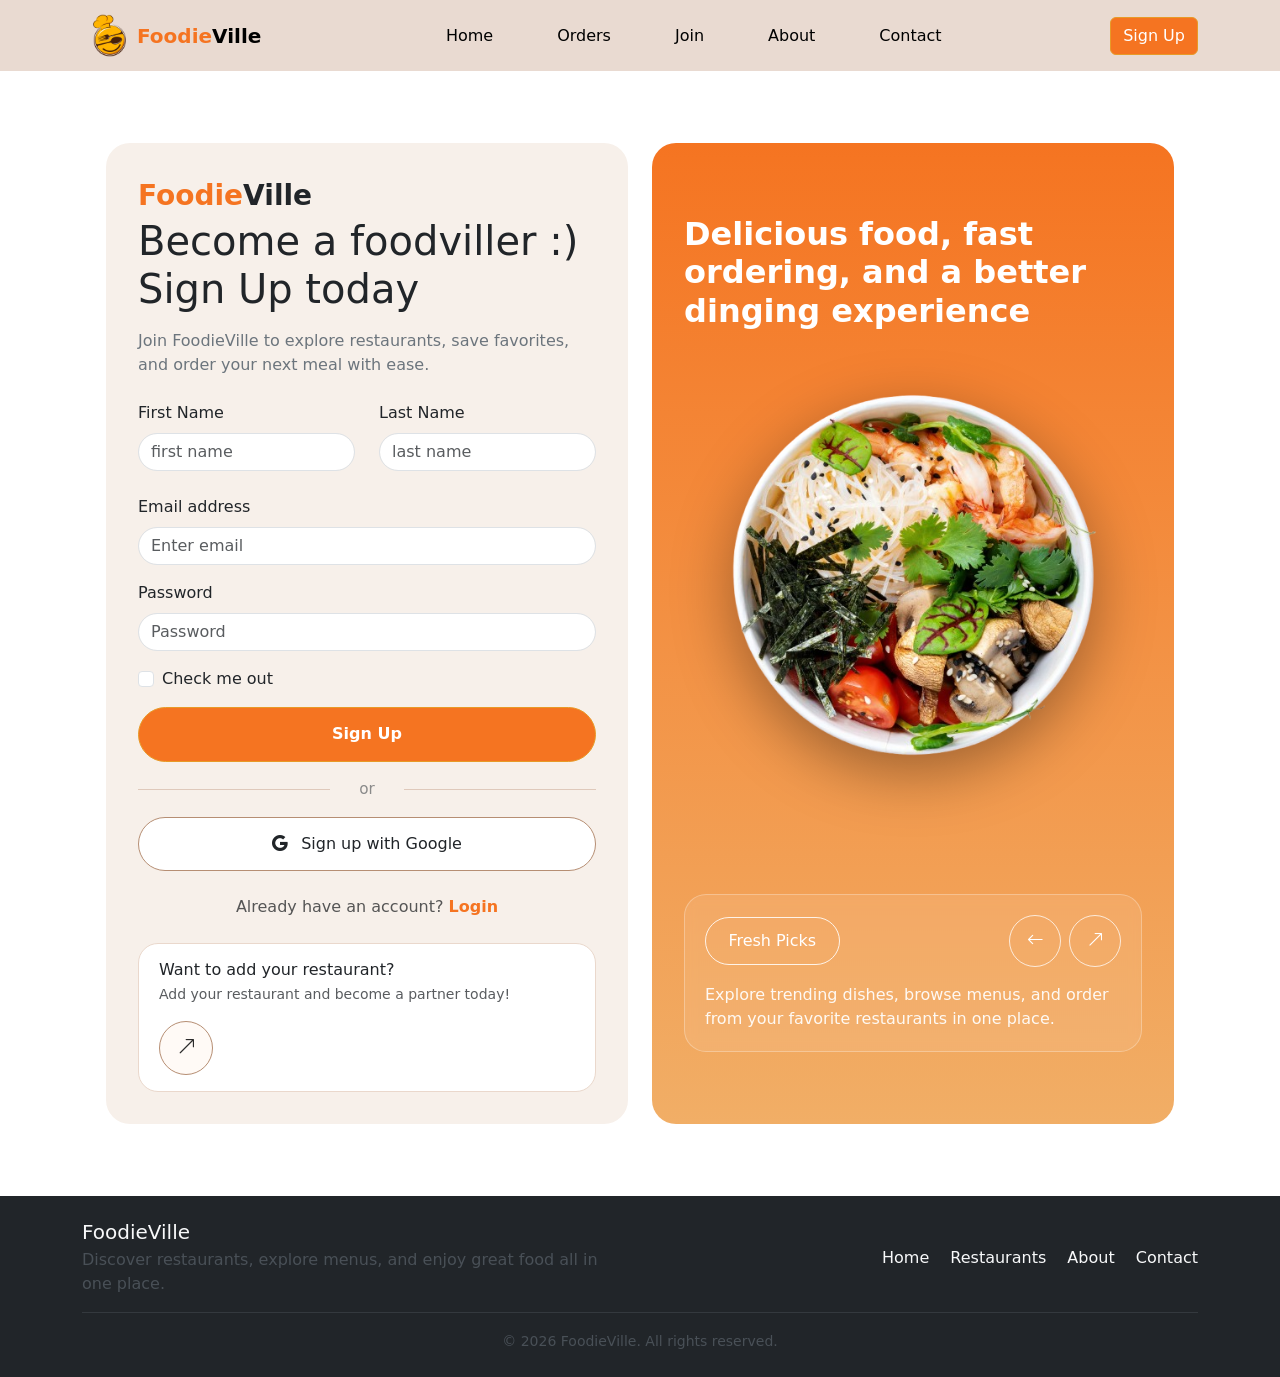
<file: signup.html>
<!doctype html>
<html lang="en">

<head>
    <meta charset="utf-8">
    <meta name="viewport" content="width=device-width, initial-scale=1">
    <title>sign up</title>
    <link href="https://cdn.jsdelivr.net/npm/bootstrap@5.3.8/dist/css/bootstrap.min.css" rel="stylesheet"
        integrity="sha384-sRIl4kxILFvY47J16cr9ZwB07vP4J8+LH7qKQnuqkuIAvNWLzeN8tE5YBujZqJLB" crossorigin="anonymous">
    <link rel="stylesheet" href="css/restaurant1.css">
    <link rel="stylesheet" href="css/signup.css">

    <link rel="stylesheet" href="https://cdn.jsdelivr.net/npm/bootstrap-icons@1.13.1/font/bootstrap-icons.min.css">
</head>

<body class="d-flex flex-column min-vh-100">
    <!-- navbar start -->
    <nav class="navbar navbar-expand-lg bg-body-tertiary">
        <div class="container">
            <img src="img/logo.png" alt="FoodieVille Logo" class="nav-logo" />
            <a class="navbar-brand" href="index.html">
                <span class="text-primary fw-bold">Foodie</span><span class="fw-bold">Ville</span>
            </a>

            <button class="navbar-toggler" type="button" data-bs-toggle="collapse"
                data-bs-target="#navbarSupportedContent" aria-controls="navbarSupportedContent" aria-expanded="false"
                aria-label="Toggle navigation">
                <span class="navbar-toggler-icon"></span>
            </button>

            <div class="collapse navbar-collapse" id="navbarSupportedContent">
                <ul class="navbar-nav mx-auto mb-2 mb-lg-0 gap-5">
                    <li class="nav-item">
                        <a class="nav-link active" href="index.html">Home</a>
                    </li>
                    <li class="nav-item">
                        <a class="nav-link active" href="checkoutRest1.html">Orders</a>
                    </li>
                    <li class="nav-item">
                        <a class="nav-link active" href="join-us.html">Join</a>
                    </li>
                    <li class="nav-item">
                        <a class="nav-link active" href="aboutus.html">About</a>
                    </li>
                    <li class="nav-item">
                        <a class="nav-link active" href="contact.html">Contact</a>
                    </li>
                </ul>

                <a class="btn btn-primary" href="signUp.html">Sign Up</a>
            </div>
        </div>
    </nav>
    <!-- navbar end -->
    <!-- restaurant hero section -->
    <section class=" py-5 flex-grow-1 d-flex align-items-center">
        <div class="container">
            <div class="p-3 p-lg-4">
                <div class="row g-4 align-items-stretch">
                    <!-- left side -->
                    <div class="col-lg-6">
                        <div class="signup-form-card h-100 d-flex flex-column justify-content-between">
                            <div>
                                <span class="text-primary fs-3 fw-semibold">Foodie</span><span
                                    class="fs-3 fw-semibold">Ville</span>

                                <h1 class="mb-3">
                                    Become a foodviller :) <br>
                                    Sign Up today
                                </h1>

                                <p class="text-secondary mb-4">
                                    Join FoodieVille to explore restaurants, save favorites, and order your next meal
                                    with ease.
                                </p>

                                <form id="signup">
                                    <div class="row">
                                        <div class="form-group mb-3 col-lg-6 col-md-12">
                                            <label for="exampleInputFirstName1" class="mb-2">First Name</label>
                                            <input type="firstName" class="form-control mb-2 rounded-pill p-3z"
                                                id="exampleInputFirstName1" aria-describedby="firstNameHelp"
                                                placeholder="first name">

                                        </div>
                                        <div class="form-group mb-3 col-lg-6 col-md-12">
                                            <label for="exampleInputLastName1" class="mb-2">Last Name</label>
                                            <input type="lastName" class="form-control mb-2 rounded-pill p-3z"
                                                id="exampleInputLastName1" aria-describedby="lastNameHelp"
                                                placeholder="last name">


                                        </div>
                                    </div>
                                    <div class="form-group mb-3 ">
                                        <label for="exampleInputEmail1" class="mb-2">Email address</label>
                                        <input type="email" class="form-control mb-2 rounded-pill p-3z"
                                            id="exampleInputEmail1" aria-describedby="emailHelp"
                                            placeholder="Enter email">

                                    </div>
                                    <div class="form-group mb-3 ">
                                        <label for="exampleInputPassword1" class="mb-2">Password</label>
                                        <input type="password" class="form-control mb-2 rounded-pill p-3z"
                                            id="exampleInputPassword1" placeholder="Password">
                                    </div>
                                    <div class="form-group mb-3  form-check">
                                        <input type="checkbox" class="form-check-input" id="exampleCheck1">
                                        <label class="form-check-label" for="exampleCheck1">Check me out</label>
                                    </div>
                                    <div class="d-grid mb-3">
                                        <button type="submit" class="btn btn-primary signup-btn">Sign Up</button>
                                    </div>

                                    <div class="signup-divider text-center mb-3">
                                        <span>or</span>
                                    </div>

                                    <div class="d-grid">
                                        <button type="button" class="btn btn-outline-dark signup-google-btn">
                                            <i class="bi bi-google me-2"></i> Sign up with Google
                                        </button>
                                    </div>
                                </form>

                                <p class="text-center mt-4 mb-0 signup-login-text">
                                    Already have an account?
                                    <a href="login.html" class="text-decoration-none text-primary fw-semibold">Login</a>
                                </p>
                            </div>

                            <div class="signup-users-box mt-4">
                                <div class="d-flex align-items-center justify-content-between flex-wrap gap-3">
                                    <div class="d-flex align-items-center gap-3">

                                        <div>
                                            <h6 class="mb-1">Want to add your restaurant?</h6>
                                            <p class="mb-0 small text-muted">
                                                Add your restaurant and become a partner today!
                                            </p>
                                        </div>
                                    </div>

                                    <a href="./join-us.html" class="signup-arrow-btn text-decoration-none">
                                        <i class="bi bi-arrow-up-right"></i>
                                    </a>
                                </div>
                            </div>
                        </div>
                    </div>

                    <!-- right side -->
                    <div class="col-lg-6">
                        <div class="signup-promo-card h-100">
                            <div class="signup-promo-content">
                                <h2 class="fs-2 fw-semibold mb-4">
                                    Delicious food, fast ordering, and a better dinging experience
                                </h2>
                                <div class="signup-promo-image-wrap">
                                    <img src="img/signupHero.png" alt="Food display" class="signup-food-img ">
                                </div>
                            </div>

                            <div class="signup-promo-bottom ">
                                <div class="d-flex align-items-center justify-content-between gap-3 flex-wrap">
                                    <div>
                                        <span class="signup-badge">Fresh Picks</span>
                                    </div>

                                    <div class="d-flex gap-2">
                                        <a href="index.html">

                                            <button class="promo-icon-btn" type="button">
                                                <i class="bi bi-arrow-left"></i>
                                            </button>
                                        </a>
                                        <a href="index.html">

                                            <button class="promo-icon-btn" type="button">
                                                <i class="bi bi-arrow-up-right"></i>
                                            </button>
                                        </a>
                                    </div>
                                </div>

                                <p class="mb-0 mt-3 signup-promo-text">
                                    Explore trending dishes, browse menus, and order from your favorite restaurants in
                                    one place.
                                </p>
                            </div>
                        </div>
                    </div>

                </div>
            </div>
        </div>
    </section>

    <footer class="bg-dark text-light py-4 mt-auto ">
        <div class="container">
            <div class="row align-items-center gy-3">
                <div class="col-md-6">
                    <h5 class="mb-1">FoodieVille</h5>
                    <p class="mb-0 text-light-emphasis">
                        Discover restaurants, explore menus, and enjoy great food all in one place.
                    </p>
                </div>

                <div class="col-md-6 text-md-end">
                    <a href="#" class="text-light text-decoration-none me-3">Home</a>
                    <a href="#" class="text-light text-decoration-none me-3">Restaurants</a>
                    <a href="#" class="text-light text-decoration-none me-3">About</a>
                    <a href="#" class="text-light text-decoration-none">Contact</a>
                </div>
            </div>

            <hr class="border-secondary my-3">

            <div class="text-center">
                <small class="text-light-emphasis">&copy; 2026 FoodieVille. All rights reserved.</small>
            </div>
        </div>
    </footer>



    <script src="https://cdn.jsdelivr.net/npm/bootstrap@5.3.8/dist/js/bootstrap.bundle.min.js"
        integrity="sha384-FKyoEForCGlyvwx9Hj09JcYn3nv7wiPVlz7YYwJrWVcXK/BmnVDxM+D2scQbITxI"
        crossorigin="anonymous"></script>
    <script src="js/restaurant1.js"></script>
    <script>
        document.getElementById("signup").addEventListener("submit", function (e) {
            e.preventDefault();

            sessionStorage.setItem("toastMessage", "Signed in successfully.");
            window.location.href = "index.html";
        });
    </script>
</body>

</html>
</file>
<file: css/style.css>
.welcome {
    font-family: cursive;
    padding: 80px 20px;
    text-align: center;
}

.welcome-box {
    max-width: 750px;
    margin: 0 auto;
    padding: 35px 50px;
    background-color: rgba(255, 255, 255, 0.55);
    border: 1px solid rgba(255, 255, 255, 0.35);
    border-radius: 47px;
    backdrop-filter: blur(10px);
}

.welcome-box h1 {
    margin-bottom: 12px;
    color: #1f1f1f;
    font-family:'Gill Sans', 'Gill Sans MT', Calibri, 'Trebuchet MS', sans-serif
}

.welcome-box p {
    margin-bottom: 0;
    color: #333;
    font-weight: 500;
    font-size: 1.2rem;
    font-family:'Gill Sans', 'Gill Sans MT', Calibri, 'Trebuchet MS', sans-serif

}

.card-img-top {
    height: 200px;
    object-fit: cover;
}

.restaurant-card {
    width: 20rem;
    overflow: hidden;
    background-color: rgba(255, 255, 255, 0.96);
}

.restaurant-card:hover {
    transform: translateY(-8px);
    box-shadow: 0 18px 36px rgba(0, 0, 0, 0.3);
}

.card-title {
    font-weight: 900;
    margin-bottom: 10px;
}

.card-text {
    font-weight: 600;
    color: #555;
    min-height: 60px;
}

.restaurant-card .btn {
    border-radius: 999px;
    padding: 10px 22px;
    font-weight: 800;
    background-color: #f57421;
    border: none;
}

#restaurantCarousel .carousel-control-prev,
#restaurantCarousel .carousel-control-next {
    width: auto;
}

#restaurantCarousel .carousel-control-prev {
    left: -100px;
}

#restaurantCarousel .carousel-control-next {
    right: -100px;
}

#restaurantCarousel .carousel-control-prev-icon,
#restaurantCarousel .carousel-control-next-icon {
    background-color: rgba(0, 0, 0, 0.85);
    border-radius: 50%;
    padding: 28px;
    background-size: 55% 55%;
}

html,
body {
    min-height: 100%;
}

body {
    background-image: url('../img/restback.jpg');
    background-size: cover;
    background-position: center;
}

.nav-logo {
    width: 55px;
    height: 55px;
    object-fit: contain;
    border-radius: 50%;
}

.bg-body-tertiary {
    background-color: #e9dad1 !important;
}

.section-divider {
    width: 80px;
    height: 4px;
    background-color: #ff7a00;
    margin: 60px auto;
    border-radius: 3px;
}
</file>
<file: css/restaurant1.css>
html,
body {
    height: 100%;
}

.nav-logo {
    width: 55px;
    height: 55px;
    object-fit: contain;
    border-radius: 50%;
}

.img-container {
    width: 100px;
    height: 80px;
    overflow: hidden;
    border-radius: 12px;
}

.menu-item-img {
    width: 100%;
    height: 100%;
    object-fit: cover;
    display: block;
}

.bg-body-tertiary {
    background-color: #e9dad1 !important;
}

.text-primary {
    color: #f57421 !important;
}

.btn-primary {
    background-color: #f57421;
    border-color: #e89a27;
}

.btn-primary:hover {
    background-color: #eb9158;
    border-color: #e89a27;
}

.btn-outline-primary {
    color: #f57421;
    border-color: #f57421;
}

.btn-outline-primary:hover {
    background-color: #eb9158;
    color: white;
}

.menu-section-row {
    height: 420px;
}

.list-scroll-section {
    height: 100%;
    overflow-y: auto;
}

.list-group-item {
    background-color: #fcf0e9;
    color: #2b2b2b;
    border: 1px solid #eecda8;
}

.list-group-item:hover {
    background-color: #e89a27;
    color: white;
}

.checkout-totals {
    background-color: #f8f9fa !important;
    color: #2b2b2b !important;
    border: 1px solid #dee2e6 !important;
}

.checkout-totals:hover {
    background-color: #f8f9fa !important;
    color: #2b2b2b !important;
}

.list-group-item.active {
    background-color: #f57421;
    color: white;
    border-color: #f57421;
}

@media (max-width: 1200px) {
    .restaurant-layout {
        flex-direction: column;
    }

    .restaurant-layout > div {
        width: 100%;
        max-width: 100%;
        flex: 0 0 100%;
    }

    .right-section {
        text-align: start !important;
        padding-top: 0 !important;
    }
}

@media (max-width: 768px) {
    .list-scroll-section {
        height: 100%;
    }

    .map-container {
        display: none;
    }
}

.about-img {
    width: 100%;
    height: 350px;
    object-fit: cover;
}
</file>
<file: css/signup.css>
.signup-form-card,
.signup-promo-card {
    border-radius: 24px;
    height: 100%;
}

.signup-form-card {
    background-color: #f7f0ea;
    padding: 2rem;
}

.signup-input-group .input-group-text,
.signup-input-group .form-control {
    border: none;
    background-color: transparent;
    box-shadow: none;
}

.signup-input-group .input-group-text {
    color: #b17a52;
}

.signup-input-group .form-control {
    padding-top: 0.9rem;
    padding-bottom: 0.9rem;
}

.signup-btn {
    border-radius: 999px;
    padding: 0.9rem 1.25rem;
    font-weight: 600;
}

.signup-divider {
    position: relative;
    color: #8a8a8a;
    font-size: 0.95rem;
}

.signup-divider::before,
.signup-divider::after {
    content: '';
    position: absolute;
    top: 50%;
    width: 42%;
    height: 1px;
    background-color: #dfc9bb;
}

.signup-divider::before {
    left: 0;
}

.signup-divider::after {
    right: 0;
}

.signup-divider span {
    background-color: #f7f0ea;
    padding: 0 0.75rem;
    position: relative;
    z-index: 1;
}

.signup-google-btn {
    border-radius: 999px;
    padding: 0.9rem 1.25rem;
    border: 1px solid #b68e73;
    background-color: white;
}

.signup-google-btn:hover {
    background-color: #fdf1e8;
    border-color: #f57421;
    color: #2b2b2b;
}

.signup-login-text {
    color: #555;
}

.signup-users-box {
    background-color: #fff;
    border: 1px solid #ead8cc;
    border-radius: 20px;
    padding: 1rem 1.25rem;
}

.signup-avatars {
    display: flex;
    align-items: center;
}

.signup-avatar {
    width: 42px;
    height: 42px;
    border-radius: 50%;
    object-fit: cover;
    border: 2px solid #fff;
}

.overlap-avatar {
    margin-left: -10px;
}

.signup-arrow-btn {
    width: 54px;
    height: 54px;
    border-radius: 50%;
    border: 1px solid #b68e73;
    color: #2b2b2b;
    display: inline-flex;
    align-items: center;
    justify-content: center;
    font-size: 1.2rem;
    background-color: #fffaf6;
}

.signup-arrow-btn:hover {
    background-color: #f57421;
    color: white;
    border-color: #f57421;
}

.signup-promo-card {
    background: linear-gradient(180deg, #f57421 0%, #f1ae66 100%);
    color: white;
    padding: 2rem;
    display: flex;
    flex-direction: column;
    justify-content: space-around;
    overflow: hidden;
}

.signup-promo-image-wrap {
    display: flex;
    justify-content: center;
    align-items: center;
    padding: 1rem 0 1.5rem;
}

.signup-food-img {
    width: 420px;
    max-width: 100%;
    height: auto;
    filter: drop-shadow(0 18px 30px rgba(0, 0, 0, 0.35));
}
.signup-promo-bottom {
    background-color: rgba(255, 255, 255, 0.09);
    border: 1px solid rgba(255, 255, 255, 0.28);
    border-radius: 22px;
    padding: 1.25rem;
    backdrop-filter: blur(6px);
}

.signup-badge {
    display: inline-block;
    padding: 0.7rem 1.4rem;
    border: 1px solid rgba(255, 255, 255, 0.85);
    border-radius: 999px;
    font-weight: 500;
}

.promo-icon-btn {
    width: 52px;
    height: 52px;
    border-radius: 50%;
    border: 1px solid rgba(255, 255, 255, 0.75);
    background: transparent;
    color: white;
    font-size: 1.05rem;
}

.promo-icon-btn:hover {
    background-color: rgba(255, 255, 255, 0.15);
}

.signup-promo-text {
    color: rgba(255, 255, 255, 0.92);
    max-width: 500px;
}

@media (max-width: 991.98px) {
    .signup-title {
        font-size: 2.35rem;
    }

    .signup-promo-title {
        font-size: 1.8rem;
    }

    .signup-promo-image {
        height: 260px;
    }
}

@media (max-width: 767.98px) {
    .signup-form-card,
    .signup-promo-card {
        padding: 1.5rem;
    }

    .signup-title {
        font-size: 2rem;
    }

    .signup-promo-title {
        font-size: 1.5rem;
    }

    .signup-users-box .d-flex.justify-content-between {
        align-items: flex-start !important;
    }

    .signup-arrow-btn {
        width: 48px;
        height: 48px;
    }
}
</file>
